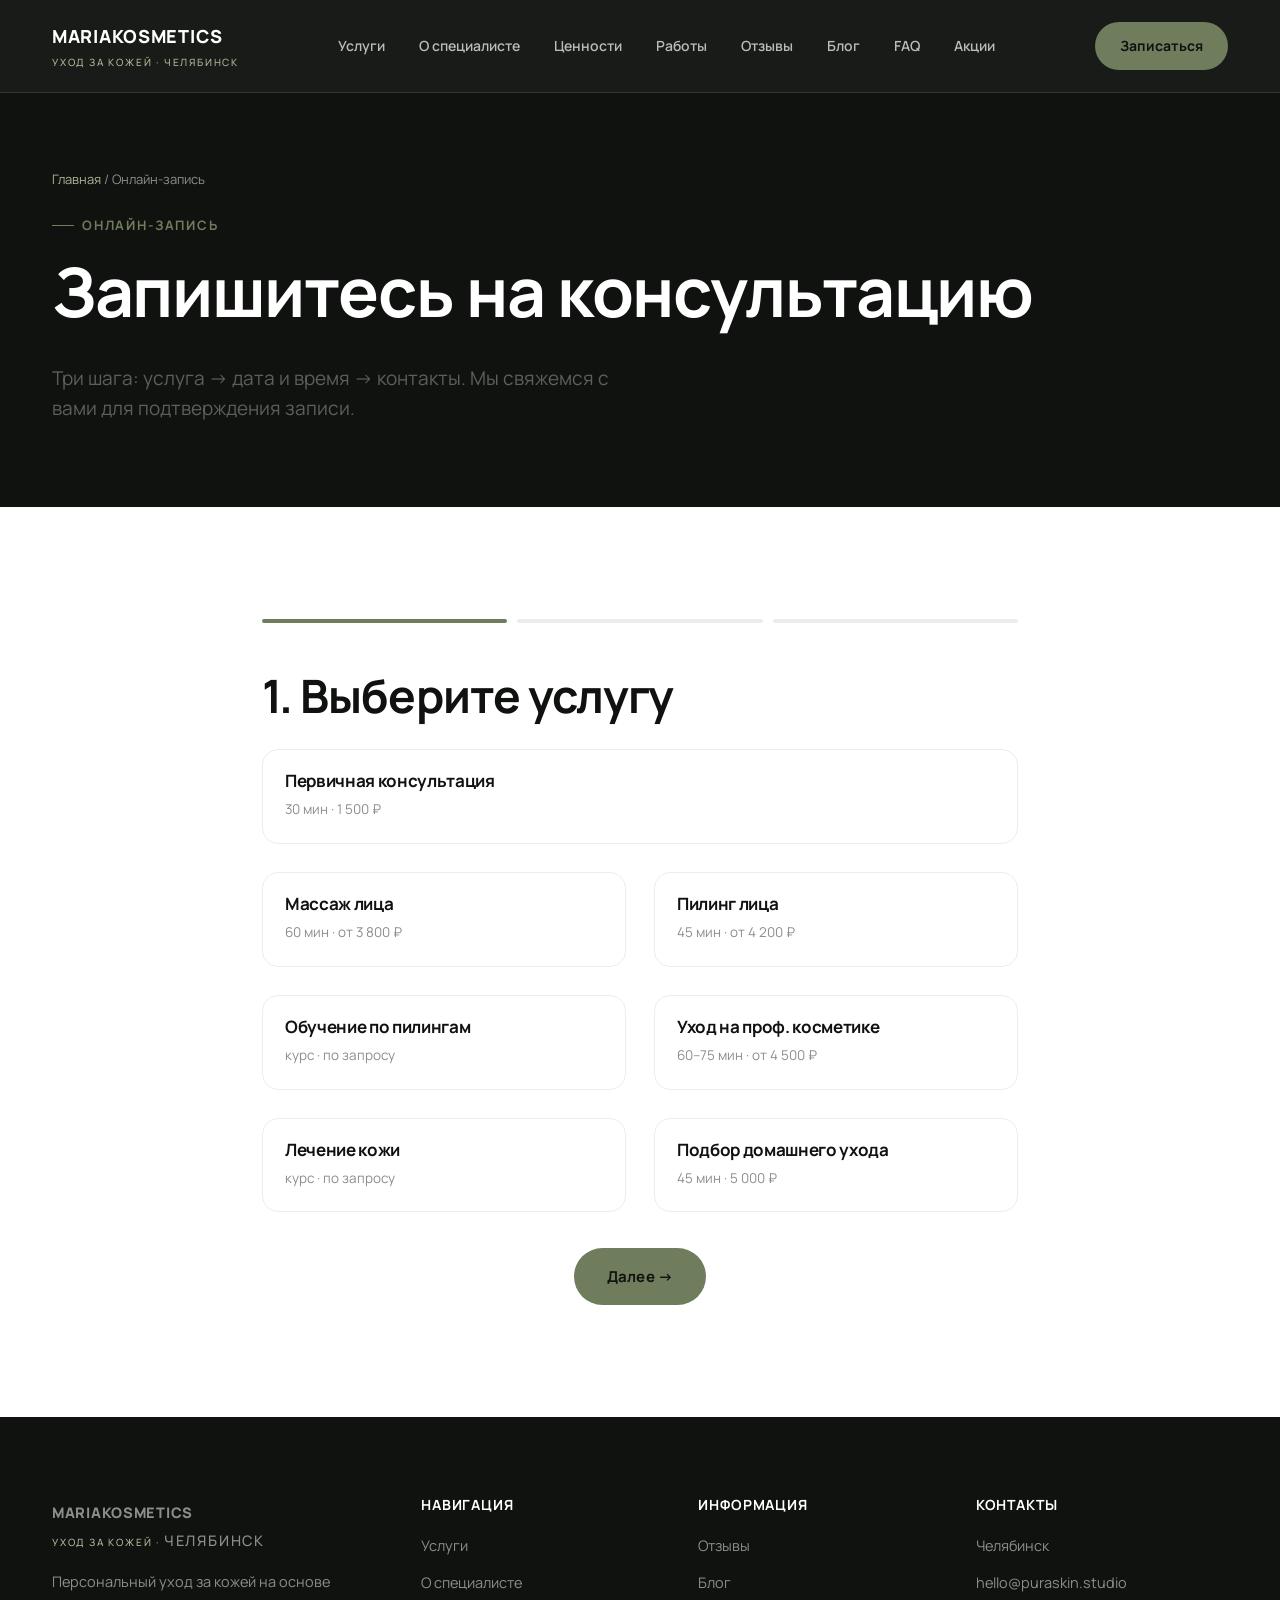
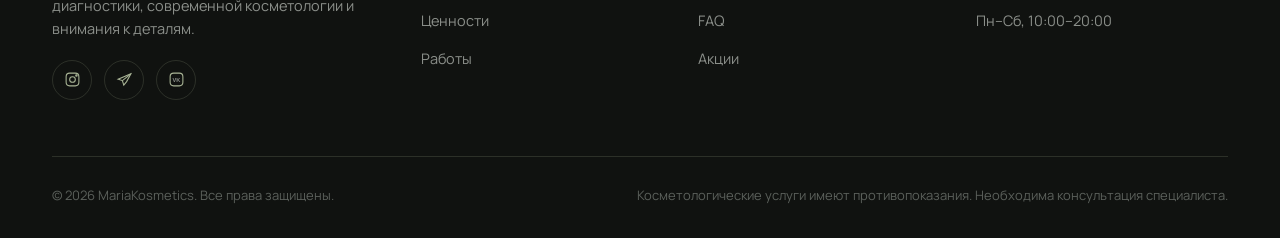
<file: booking.html>
<!DOCTYPE html>
<html lang="ru">
<head>
<meta charset="UTF-8">
<meta name="viewport" content="width=device-width, initial-scale=1.0">
<title>Онлайн-запись — MariaKosmetics</title>
<meta name="description" content="Запись на консультацию и процедуры онлайн: выберите услугу, удобную дату и время.">
<link rel="preconnect" href="https://fonts.googleapis.com">
<link href="https://fonts.googleapis.com/css2?family=Manrope:wght@400;500;600;700;800&display=swap" rel="stylesheet">
<link rel="stylesheet" href="css/style.css">
</head>
<body>

<header class="site-header">
  <div class="container">
    <a href="index.html" class="logo"><span data-cfg="studioName"></span><small>Уход за кожей · <span data-cfg="city"></span></small></a>
    <nav class="nav-desktop">
      <a href="services.html" data-nav="services.html">Услуги</a>
      <a href="about.html" data-nav="about.html">О специалисте</a>
      <a href="values.html" data-nav="values.html">Ценности</a>
      <a href="gallery.html" data-nav="gallery.html">Работы</a>
      <a href="reviews.html" data-nav="reviews.html">Отзывы</a>
      <a href="blog.html" data-nav="blog.html">Блог</a>
      <a href="faq.html" data-nav="faq.html">FAQ</a>
      <a href="promo.html" data-nav="promo.html">Акции</a>
    </nav>
    <div class="header-actions">
      <a href="booking.html" class="btn btn-primary">Записаться</a>
      <button class="burger" aria-label="Открыть меню"><span></span></button>
    </div>
  </div>
</header>

<div class="mobile-menu">
  <div class="mobile-menu-top">
    <a href="index.html" class="logo" style="color:#fff"><span data-cfg="studioName"></span></a>
    <button class="mobile-menu-close" aria-label="Закрыть меню">✕</button>
  </div>
  <nav>
    <a href="index.html" data-nav="index.html">Главная</a>
    <a href="services.html" data-nav="services.html">Услуги</a>
    <a href="about.html" data-nav="about.html">О специалисте</a>
    <a href="values.html" data-nav="values.html">Ценности</a>
    <a href="gallery.html" data-nav="gallery.html">Работы</a>
    <a href="reviews.html" data-nav="reviews.html">Отзывы</a>
    <a href="blog.html" data-nav="blog.html">Блог</a>
    <a href="faq.html" data-nav="faq.html">FAQ</a>
    <a href="promo.html" data-nav="promo.html">Акции</a>
  </nav>
  <a href="booking.html" class="btn btn-primary btn-block">Записаться на консультацию</a>
</div>

<section class="page-hero">
  <div class="container">
    <p class="breadcrumb"><a href="index.html">Главная</a> / Онлайн-запись</p>
    <p class="eyebrow">Онлайн-запись</p>
    <h1>Запишитесь на консультацию</h1>
    <p class="lead" style="max-width:560px;">Три шага: услуга → дата и время → контакты. Мы свяжемся с вами для подтверждения записи.</p>
  </div>
</section>

<main>
  <section>
    <div class="container" style="max-width:820px;">

      <div class="steps-row">
        <div class="step-dot active"></div>
        <div class="step-dot"></div>
        <div class="step-dot"></div>
      </div>

      <form id="booking-form">

        <div class="booking-step">
          <h2>1. Выберите услугу</h2>
          <div class="grid grid-2" style="margin-top:28px;">
            <div class="option-card" data-service="consultation" style="grid-column: 1 / -1;">
              <h3 style="font-size:17px;">Первичная консультация</h3>
              <p class="muted" style="font-size:13.5px; margin:6px 0 0;">30 мин · 1 500 ₽</p>
            </div>
            <div class="option-card" data-service="massage">
              <h3 style="font-size:17px;">Массаж лица</h3>
              <p class="muted" style="font-size:13.5px; margin:6px 0 0;">60 мин · от 3 800 ₽</p>
            </div>
            <div class="option-card" data-service="peeling">
              <h3 style="font-size:17px;">Пилинг лица</h3>
              <p class="muted" style="font-size:13.5px; margin:6px 0 0;">45 мин · от 4 200 ₽</p>
            </div>
            <div class="option-card" data-service="peeling-training">
              <h3 style="font-size:17px;">Обучение по пилингам</h3>
              <p class="muted" style="font-size:13.5px; margin:6px 0 0;">курс · по запросу</p>
            </div>
            <div class="option-card" data-service="pro-care">
              <h3 style="font-size:17px;">Уход на проф. косметике</h3>
              <p class="muted" style="font-size:13.5px; margin:6px 0 0;">60–75 мин · от 4 500 ₽</p>
            </div>
            <div class="option-card" data-service="treatment">
              <h3 style="font-size:17px;">Лечение кожи</h3>
              <p class="muted" style="font-size:13.5px; margin:6px 0 0;">курс · по запросу</p>
            </div>
            <div class="option-card" data-service="home-care">
              <h3 style="font-size:17px;">Подбор домашнего ухода</h3>
              <p class="muted" style="font-size:13.5px; margin:6px 0 0;">45 мин · 5 000 ₽</p>
            </div>
          </div>
          <div class="text-center" style="margin-top:36px;">
            <button type="button" class="btn btn-primary" data-next>Далее →</button>
          </div>
        </div>

        <div class="booking-step">
          <h2>2. Дата и время</h2>
          <div class="field" style="margin-top:28px; max-width:280px;">
            <label for="booking-date">Дата</label>
            <input type="date" id="booking-date" name="date">
          </div>
          <span class="filter-label">Удобное время</span>
          <div class="filter-row">
            <button type="button" class="slot-btn">10:00</button>
            <button type="button" class="slot-btn">11:30</button>
            <button type="button" class="slot-btn">13:00</button>
            <button type="button" class="slot-btn">15:00</button>
            <button type="button" class="slot-btn">16:30</button>
            <button type="button" class="slot-btn">18:00</button>
          </div>
          <div class="flex-between" style="margin-top:36px;">
            <button type="button" class="btn btn-outline-light" data-prev>← Назад</button>
            <button type="button" class="btn btn-primary" data-next>Далее →</button>
          </div>
        </div>

        <div class="booking-step">
          <h2>3. Ваши контакты</h2>
          <p class="muted" style="margin-top:12px;">Услуга: <b id="selected-service-label">не выбрана</b></p>
          <div style="margin-top:24px; max-width:420px;">
            <div class="field">
              <label for="client-name">Имя</label>
              <input type="text" id="client-name" name="name" placeholder="Как к вам обращаться" required>
            </div>
            <div class="field">
              <label for="client-phone">Телефон</label>
              <input type="tel" id="client-phone" name="phone" placeholder="+7 (___) ___-__-__" required>
            </div>
            <div class="field">
              <label for="client-birthdate">Дата рождения</label>
              <input type="date" id="client-birthdate" name="birthdate">
            </div>
          </div>
          <div style="margin-top:24px; max-width:420px;">
            <span class="filter-label">Проблема, которая вас беспокоит</span>
            <div class="checkbox-row">
              <label class="checkbox-chip"><input type="checkbox" name="problem" value="pigmentation">Пигментация</label>
              <label class="checkbox-chip"><input type="checkbox" name="problem" value="acne">Прыщи/воспаления</label>
              <label class="checkbox-chip"><input type="checkbox" name="problem" value="blackheads">Черные точки</label>
              <label class="checkbox-chip"><input type="checkbox" name="problem" value="aging">Возрастные изменения</label>
              <label class="checkbox-chip"><input type="checkbox" name="problem" value="puffiness">Отеки</label>
              <label class="checkbox-chip"><input type="checkbox" name="problem" value="wrinkles">Морщины</label>
              <label class="checkbox-chip"><input type="checkbox" name="problem" value="bruises">Синяки</label>
              <label class="checkbox-chip"><input type="checkbox" name="problem" value="redness">Краснота кожи</label>
              <label class="checkbox-chip"><input type="checkbox" name="problem" value="dryness">Сухость/шелушение</label>
            </div>
          </div>
          <div class="flex-between" style="margin-top:24px; max-width:420px;">
            <button type="button" class="btn btn-outline-light" data-prev>← Назад</button>
            <button type="submit" class="btn btn-primary">Подтвердить запись</button>
          </div>
          <div class="notice-box" style="max-width:420px;">
            После отправки заявка сразу приходит мастеру в Telegram.
          </div>
        </div>

      </form>

      <div id="booking-confirm" class="confirm-panel" style="display:none;">
        <div class="confirm-icon"><svg viewBox="0 0 24 24" fill="none" stroke="currentColor" stroke-width="1.5"><path d="M5 13l4 4L19 7"/></svg></div>
        <h2>Спасибо, <span id="confirm-name">Вы</span>!</h2>
        <p class="lead" style="max-width:440px; margin:12px auto 0;">Заявка получена. В рабочее время мы свяжемся с вами по указанному телефону для подтверждения записи.</p>
        <a href="index.html" class="btn btn-outline-light" style="margin-top:28px;">На главную</a>
      </div>

    </div>
  </section>
</main>

<footer class="site-footer">
  <div class="container">
    <div class="footer-grid">
      <div class="footer-col">
        <div class="logo" style="margin-bottom:18px;"><span data-cfg="studioName"></span><small>Уход за кожей · <span data-cfg="city"></span></small></div>
        <p>Персональный уход за кожей на основе диагностики, современной косметологии и внимания к деталям.</p>
        <div class="socials" style="margin-top:20px;">
          <a href="#" data-cfg-href="instagram" target="_blank" rel="noopener" aria-label="Instagram"><svg viewBox="0 0 24 24" fill="none" stroke="currentColor" stroke-width="1.5"><rect x="3" y="3" width="18" height="18" rx="5"/><circle cx="12" cy="12" r="4"/><circle cx="17.5" cy="6.5" r="1"/></svg></a>
          <a href="#" data-cfg-href="telegram" target="_blank" rel="noopener" aria-label="Telegram"><svg viewBox="0 0 24 24" fill="none" stroke="currentColor" stroke-width="1.5"><path d="M21 4 3 11.5l6 2 2 6.5 4-5 6-11Z"/><path d="M9 13.5 21 4"/></svg></a>
          <a href="#" data-cfg-href="vk" target="_blank" rel="noopener" aria-label="VK"><svg viewBox="0 0 24 24" fill="none" stroke="currentColor" stroke-width="1.5"><rect x="3" y="3" width="18" height="18" rx="5"/><text x="12" y="15.5" font-size="8" font-weight="700" font-family="sans-serif" text-anchor="middle" fill="currentColor" stroke="none">VK</text></svg></a>
        </div>
      </div>
      <div class="footer-col">
        <h4>Навигация</h4>
        <ul>
          <li><a href="services.html">Услуги</a></li>
          <li><a href="about.html">О специалисте</a></li>
          <li><a href="values.html">Ценности</a></li>
          <li><a href="gallery.html">Работы</a></li>
        </ul>
      </div>
      <div class="footer-col">
        <h4>Информация</h4>
        <ul>
          <li><a href="reviews.html">Отзывы</a></li>
          <li><a href="blog.html">Блог</a></li>
          <li><a href="faq.html">FAQ</a></li>
          <li><a href="promo.html">Акции</a></li>
        </ul>
      </div>
      <div class="footer-col">
        <h4>Контакты</h4>
        <ul>
          <li><span data-cfg="city"></span></li>
          <li><a href="#" data-cfg-href="email" data-cfg="email"></a></li>
          <li><span data-cfg="workHours"></span></li>
        </ul>
      </div>
    </div>
    <div class="footer-bottom">
      <span>© <span data-cfg="year"></span> <span data-cfg="studioName"></span>. Все права защищены.</span>
      <span>Косметологические услуги имеют противопоказания. Необходима консультация специалиста.</span>
    </div>
  </div>
</footer>

<script src="js/main.js"></script>
</body>
</html>
</file>
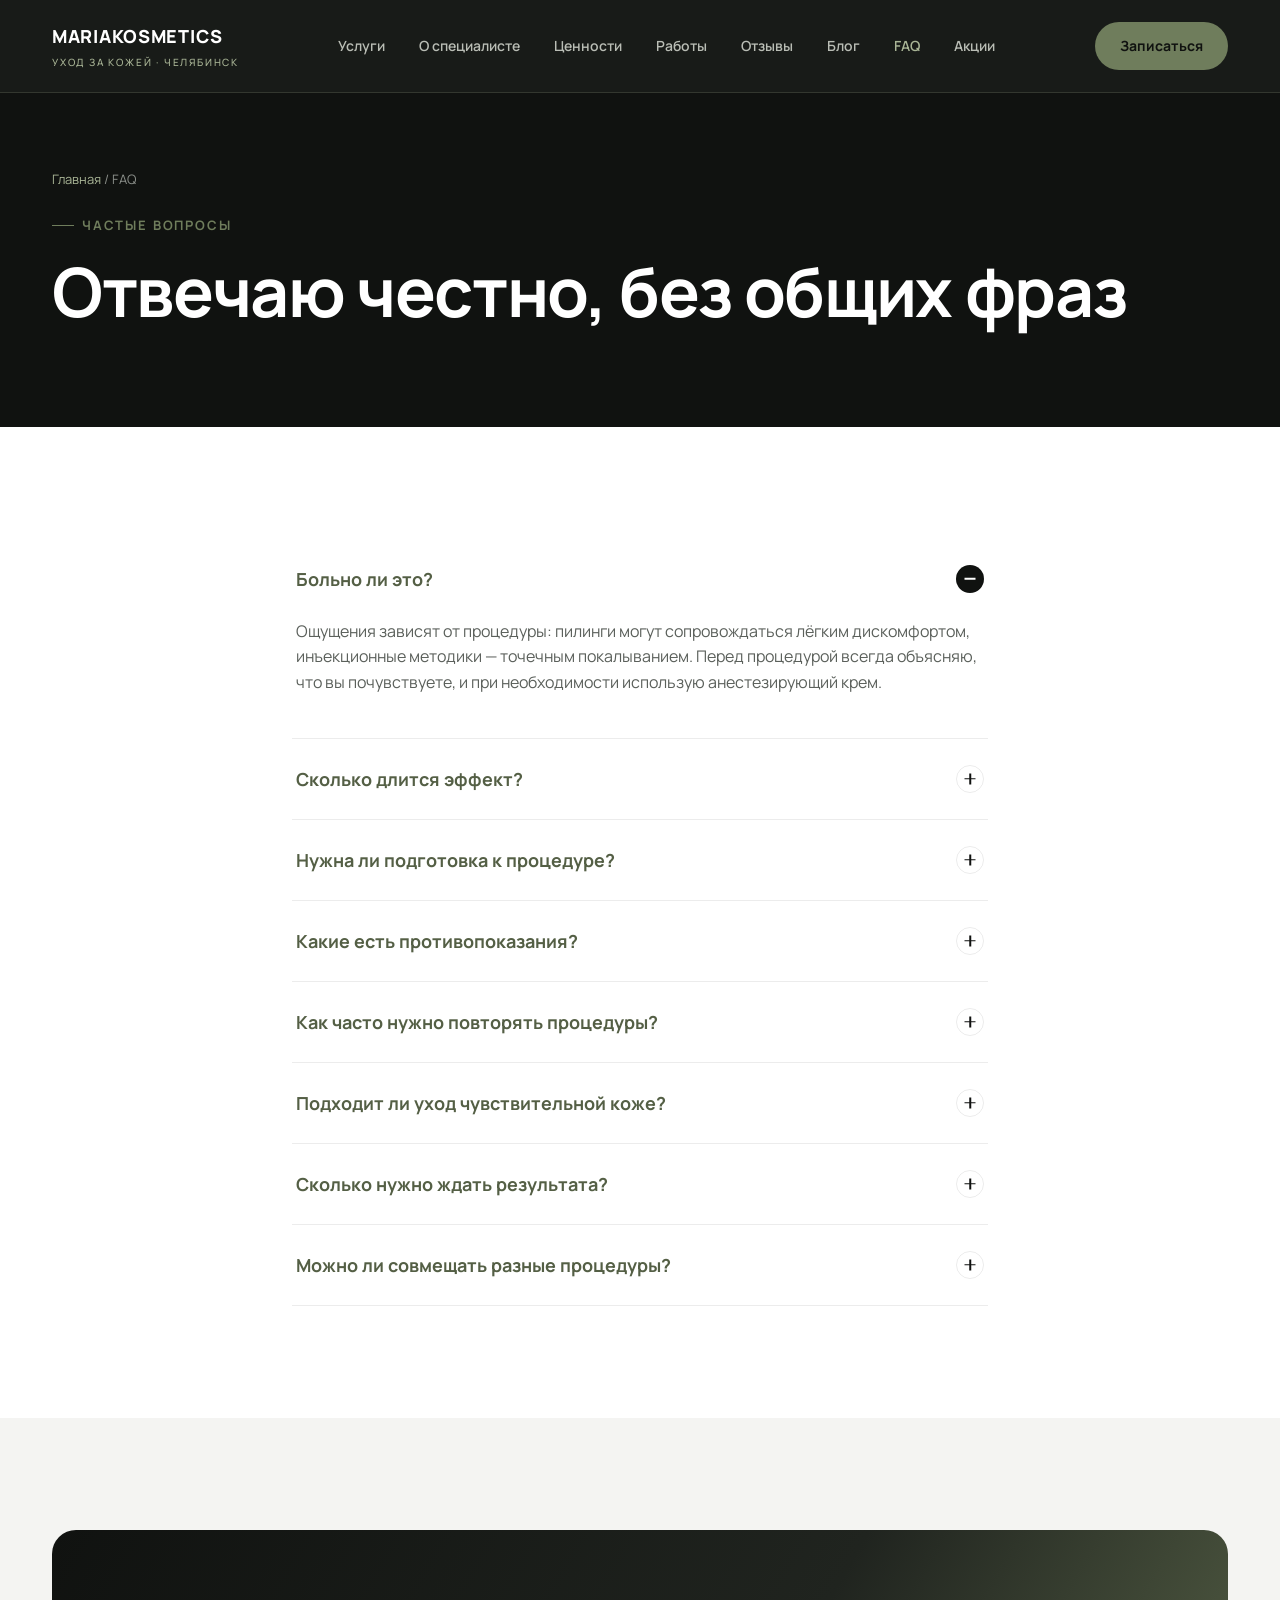
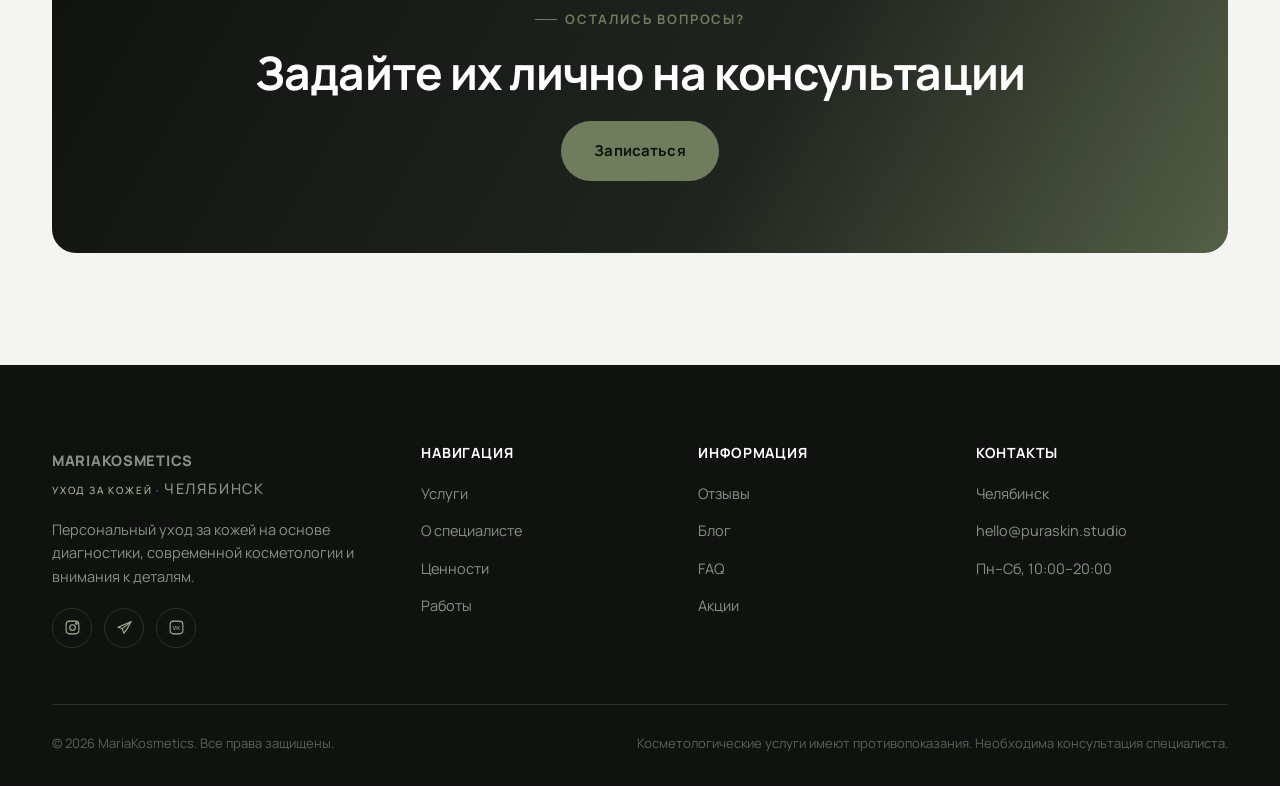
<file: faq.html>
<!DOCTYPE html>
<html lang="ru">
<head>
<meta charset="UTF-8">
<meta name="viewport" content="width=device-width, initial-scale=1.0">
<title>FAQ — MariaKosmetics</title>
<meta name="description" content="Частые вопросы о процедурах: больно ли, сколько длится эффект, нужна ли подготовка, какие есть противопоказания.">
<link rel="preconnect" href="https://fonts.googleapis.com">
<link href="https://fonts.googleapis.com/css2?family=Manrope:wght@400;500;600;700;800&display=swap" rel="stylesheet">
<link rel="stylesheet" href="css/style.css">
</head>
<body>

<header class="site-header">
  <div class="container">
    <a href="index.html" class="logo"><span data-cfg="studioName"></span><small>Уход за кожей · <span data-cfg="city"></span></small></a>
    <nav class="nav-desktop">
      <a href="services.html" data-nav="services.html">Услуги</a>
      <a href="about.html" data-nav="about.html">О специалисте</a>
      <a href="values.html" data-nav="values.html">Ценности</a>
      <a href="gallery.html" data-nav="gallery.html">Работы</a>
      <a href="reviews.html" data-nav="reviews.html">Отзывы</a>
      <a href="blog.html" data-nav="blog.html">Блог</a>
      <a href="faq.html" data-nav="faq.html">FAQ</a>
      <a href="promo.html" data-nav="promo.html">Акции</a>
    </nav>
    <div class="header-actions">
      <a href="booking.html" class="btn btn-primary">Записаться</a>
      <button class="burger" aria-label="Открыть меню"><span></span></button>
    </div>
  </div>
</header>

<div class="mobile-menu">
  <div class="mobile-menu-top">
    <a href="index.html" class="logo" style="color:#fff"><span data-cfg="studioName"></span></a>
    <button class="mobile-menu-close" aria-label="Закрыть меню">✕</button>
  </div>
  <nav>
    <a href="index.html" data-nav="index.html">Главная</a>
    <a href="services.html" data-nav="services.html">Услуги</a>
    <a href="about.html" data-nav="about.html">О специалисте</a>
    <a href="values.html" data-nav="values.html">Ценности</a>
    <a href="gallery.html" data-nav="gallery.html">Работы</a>
    <a href="reviews.html" data-nav="reviews.html">Отзывы</a>
    <a href="blog.html" data-nav="blog.html">Блог</a>
    <a href="faq.html" data-nav="faq.html">FAQ</a>
    <a href="promo.html" data-nav="promo.html">Акции</a>
  </nav>
  <a href="booking.html" class="btn btn-primary btn-block">Записаться на консультацию</a>
</div>

<section class="page-hero">
  <div class="container">
    <p class="breadcrumb"><a href="index.html">Главная</a> / FAQ</p>
    <p class="eyebrow">Частые вопросы</p>
    <h1>Отвечаю честно, без общих фраз</h1>
  </div>
</section>

<main>
  <section>
    <div class="container" style="max-width:760px;">
      <div class="accordion" data-exclusive>

        <div class="accordion-item is-open reveal">
          <button class="accordion-q"><span>Больно ли это?</span><span class="plus"></span></button>
          <div class="accordion-a"><p>Ощущения зависят от процедуры: пилинги могут сопровождаться лёгким дискомфортом, инъекционные методики — точечным покалыванием. Перед процедурой всегда объясняю, что вы почувствуете, и при необходимости использую анестезирующий крем.</p></div>
        </div>

        <div class="accordion-item reveal">
          <button class="accordion-q"><span>Сколько длится эффект?</span><span class="plus"></span></button>
          <div class="accordion-a"><p>Зависит от процедуры и состояния кожи: эффект пилинга держится 3–4 недели, курса массажа — до нескольких месяцев. На консультации я озвучиваю ожидаемый срок конкретно для вашего случая.</p></div>
        </div>

        <div class="accordion-item reveal">
          <button class="accordion-q"><span>Нужна ли подготовка к процедуре?</span><span class="plus"></span></button>
          <div class="accordion-a"><p>Для большинства процедур специальная подготовка не требуется. Для некоторых пилингов и инъекционных методик может понадобиться отказ от загара и ретинола за несколько дней — это всегда обсуждается заранее.</p></div>
        </div>

        <div class="accordion-item reveal">
          <button class="accordion-q"><span>Какие есть противопоказания?</span><span class="plus"></span></button>
          <div class="accordion-a"><p>Общие противопоказания — острые воспалительные заболевания кожи, обострение герпеса, беременность и лактация (для части процедур), онкологические заболевания. Полный список для каждой процедуры указан на странице «Услуги».</p></div>
        </div>

        <div class="accordion-item reveal">
          <button class="accordion-q"><span>Как часто нужно повторять процедуры?</span><span class="plus"></span></button>
          <div class="accordion-a"><p>Частота зависит от цели: поддерживающий уход — раз в 3–4 недели, курсовые программы (например, при акне) — по индивидуальному графику, который мы обсуждаем на консультации.</p></div>
        </div>

        <div class="accordion-item reveal">
          <button class="accordion-q"><span>Подходит ли уход чувствительной коже?</span><span class="plus"></span></button>
          <div class="accordion-a"><p>Да — для чувствительной и реактивной кожи подбираются щадящие протоколы и косметика с минимальным риском раздражения. Это обязательно уточняется на диагностике перед первой процедурой.</p></div>
        </div>

        <div class="accordion-item reveal">
          <button class="accordion-q"><span>Сколько нужно ждать результата?</span><span class="plus"></span></button>
          <div class="accordion-a"><p>Первые изменения обычно заметны после 1–3 процедур, устойчивый результат — после завершения полного курса. Это связано с естественным циклом обновления кожи, в среднем 28 дней.</p></div>
        </div>

        <div class="accordion-item reveal">
          <button class="accordion-q"><span>Можно ли совмещать разные процедуры?</span><span class="plus"></span></button>
          <div class="accordion-a"><p>Да, но с учётом совместимости и интервалов между ними — это часть программы, которую мы составляем вместе, чтобы не перегружать кожу.</p></div>
        </div>

      </div>
    </div>
  </section>

  <section class="bg-pale">
    <div class="container">
      <div class="cta-band reveal" style="background: linear-gradient(120deg, var(--c-black), var(--c-black-soft) 60%, var(--c-green-dark)); color:#fff;">
        <p class="eyebrow" style="justify-content:center">Остались вопросы?</p>
        <h2>Задайте их лично на консультации</h2>
        <a href="booking.html" class="btn btn-primary">Записаться</a>
      </div>
    </div>
  </section>
</main>

<footer class="site-footer">
  <div class="container">
    <div class="footer-grid">
      <div class="footer-col">
        <div class="logo" style="margin-bottom:18px;"><span data-cfg="studioName"></span><small>Уход за кожей · <span data-cfg="city"></span></small></div>
        <p>Персональный уход за кожей на основе диагностики, современной косметологии и внимания к деталям.</p>
        <div class="socials" style="margin-top:20px;">
          <a href="#" data-cfg-href="instagram" target="_blank" rel="noopener" aria-label="Instagram"><svg viewBox="0 0 24 24" fill="none" stroke="currentColor" stroke-width="1.5"><rect x="3" y="3" width="18" height="18" rx="5"/><circle cx="12" cy="12" r="4"/><circle cx="17.5" cy="6.5" r="1"/></svg></a>
          <a href="#" data-cfg-href="telegram" target="_blank" rel="noopener" aria-label="Telegram"><svg viewBox="0 0 24 24" fill="none" stroke="currentColor" stroke-width="1.5"><path d="M21 4 3 11.5l6 2 2 6.5 4-5 6-11Z"/><path d="M9 13.5 21 4"/></svg></a>
          <a href="#" data-cfg-href="vk" target="_blank" rel="noopener" aria-label="VK"><svg viewBox="0 0 24 24" fill="none" stroke="currentColor" stroke-width="1.5"><rect x="3" y="3" width="18" height="18" rx="5"/><text x="12" y="15.5" font-size="8" font-weight="700" font-family="sans-serif" text-anchor="middle" fill="currentColor" stroke="none">VK</text></svg></a>
        </div>
      </div>
      <div class="footer-col">
        <h4>Навигация</h4>
        <ul>
          <li><a href="services.html">Услуги</a></li>
          <li><a href="about.html">О специалисте</a></li>
          <li><a href="values.html">Ценности</a></li>
          <li><a href="gallery.html">Работы</a></li>
        </ul>
      </div>
      <div class="footer-col">
        <h4>Информация</h4>
        <ul>
          <li><a href="reviews.html">Отзывы</a></li>
          <li><a href="blog.html">Блог</a></li>
          <li><a href="faq.html">FAQ</a></li>
          <li><a href="promo.html">Акции</a></li>
        </ul>
      </div>
      <div class="footer-col">
        <h4>Контакты</h4>
        <ul>
          <li><span data-cfg="city"></span></li>
          <li><a href="#" data-cfg-href="email" data-cfg="email"></a></li>
          <li><span data-cfg="workHours"></span></li>
        </ul>
      </div>
    </div>
    <div class="footer-bottom">
      <span>© <span data-cfg="year"></span> <span data-cfg="studioName"></span>. Все права защищены.</span>
      <span>Косметологические услуги имеют противопоказания. Необходима консультация специалиста.</span>
    </div>
  </div>
</footer>

<script src="js/main.js"></script>
</body>
</html>
</file>
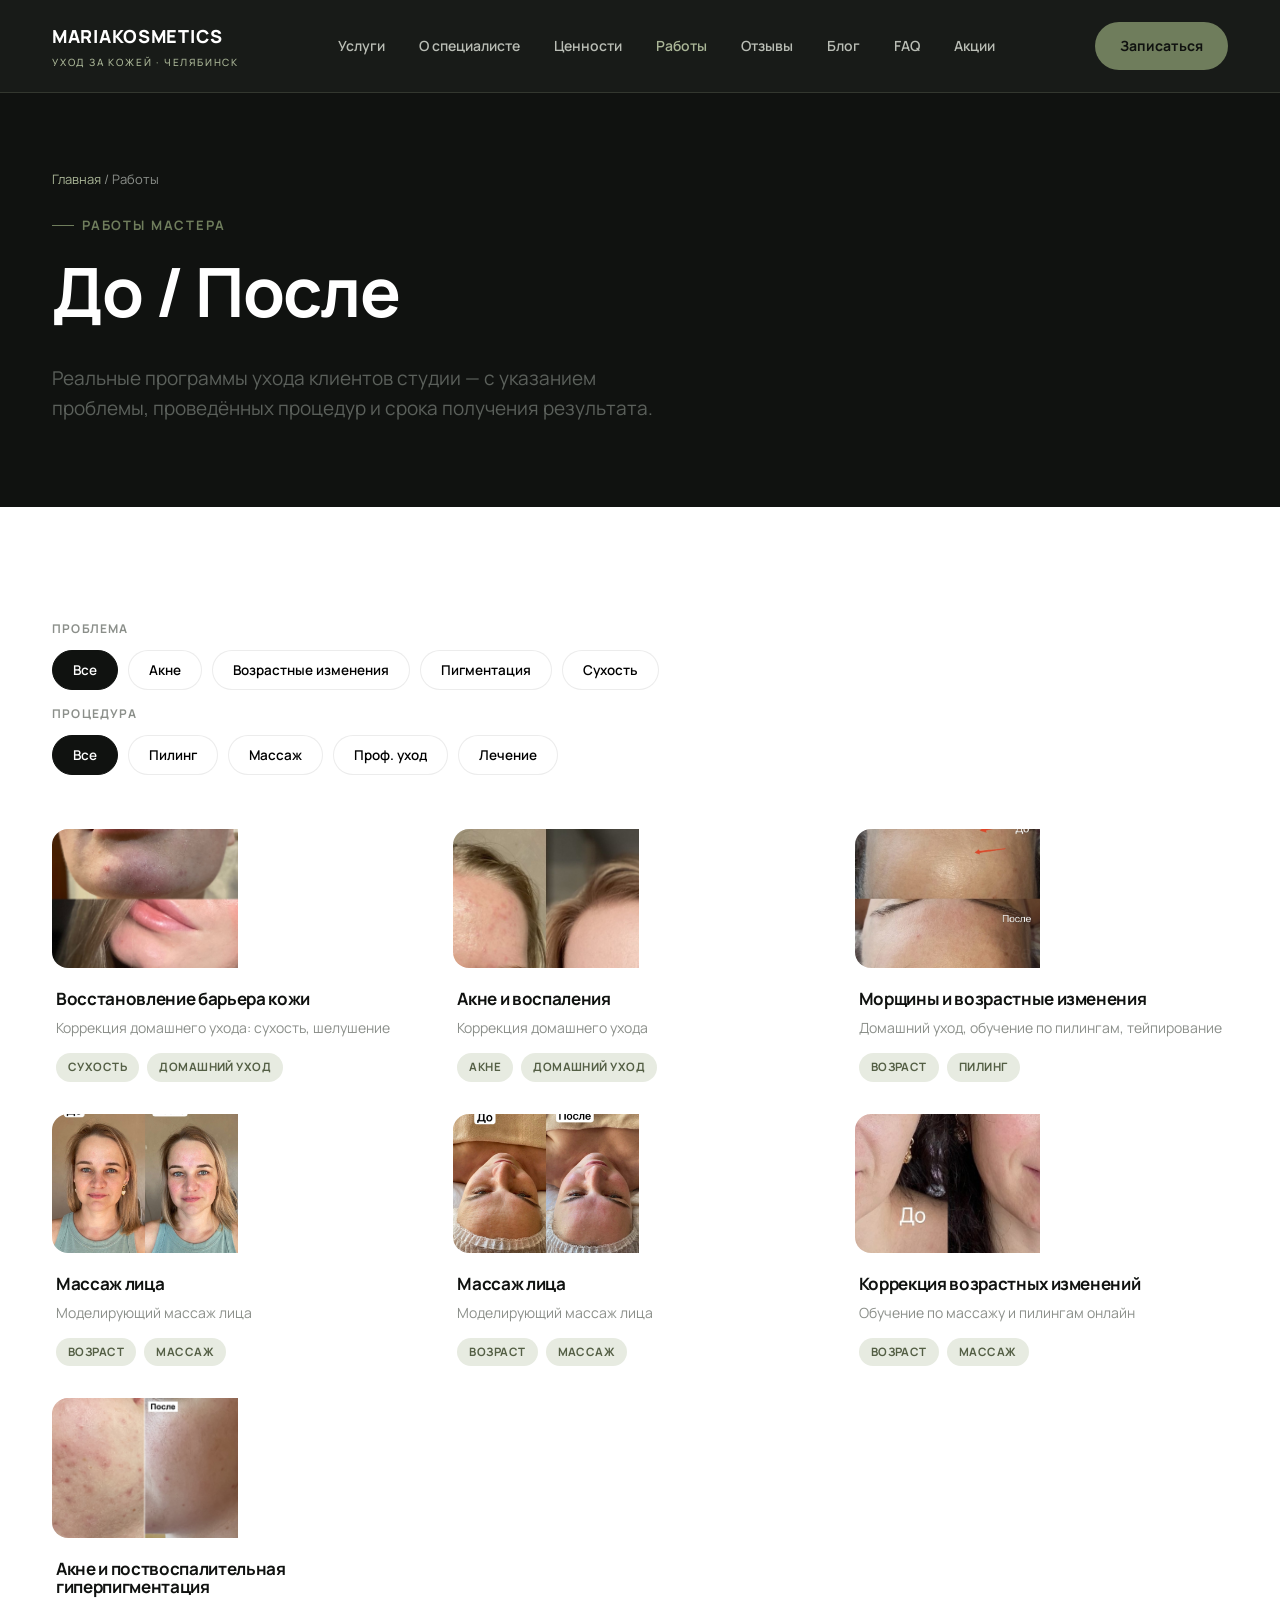
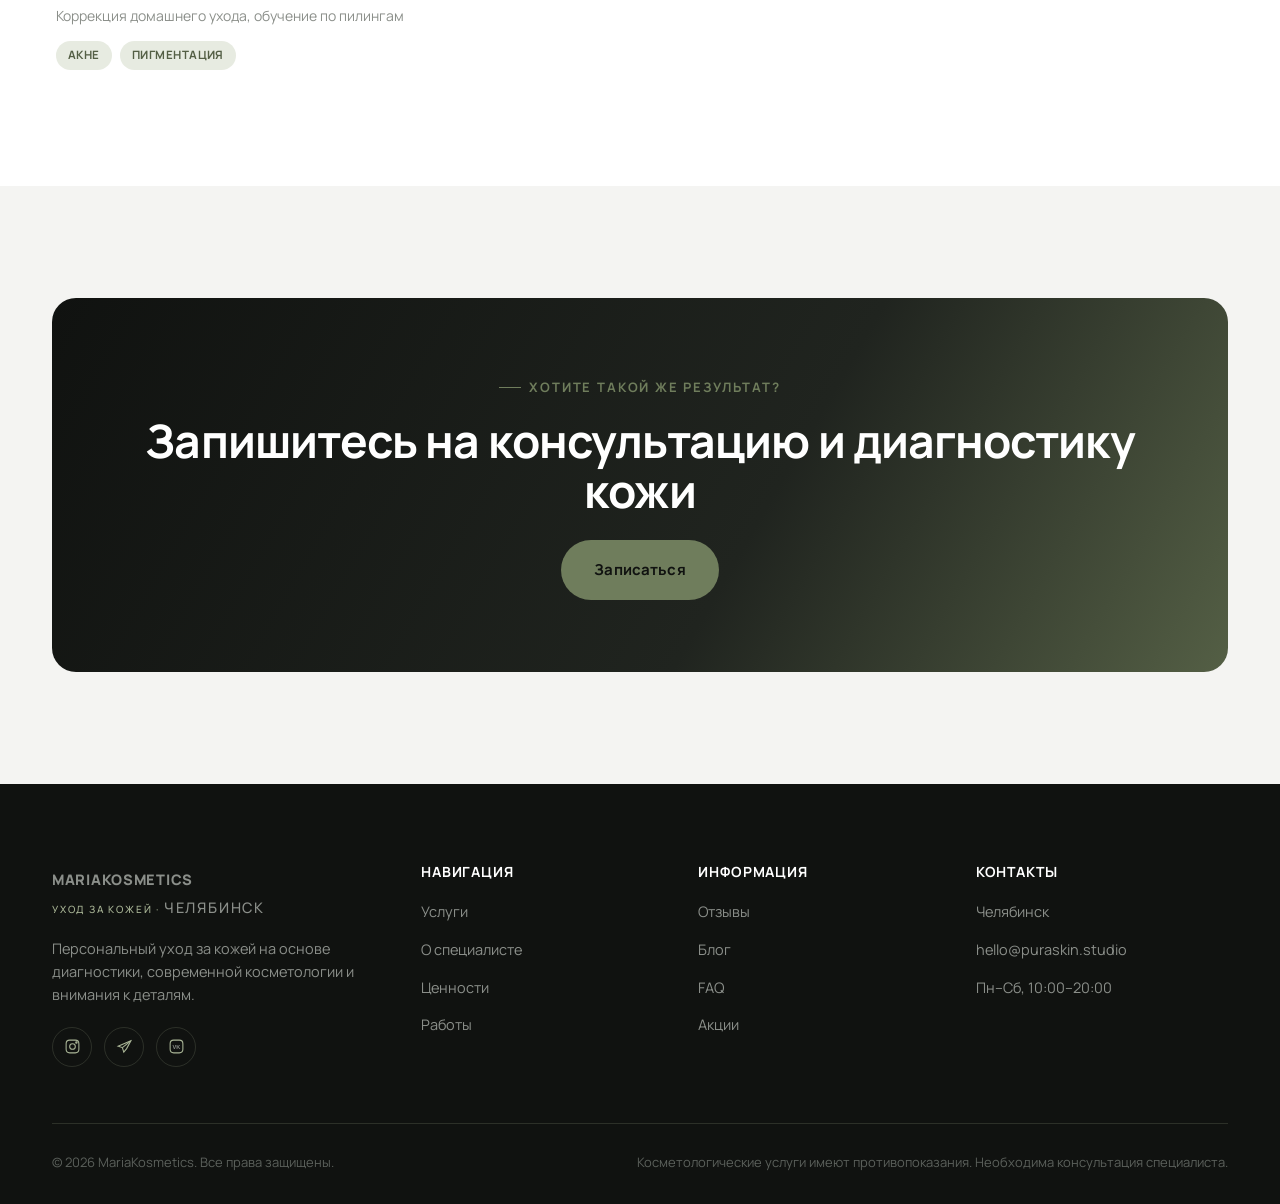
<file: gallery.html>
<!DOCTYPE html>
<html lang="ru">
<head>
<meta charset="UTF-8">
<meta name="viewport" content="width=device-width, initial-scale=1.0">
<title>Работы мастера — До/После — MariaKosmetics</title>
<meta name="description" content="Галерея работ: реальные результаты клиентов по акне, возрастным изменениям, пигментации и сухости кожи. Фильтры по проблеме и процедуре.">
<link rel="preconnect" href="https://fonts.googleapis.com">
<link href="https://fonts.googleapis.com/css2?family=Manrope:wght@400;500;600;700;800&display=swap" rel="stylesheet">
<link rel="stylesheet" href="css/style.css">
</head>
<body>

<header class="site-header">
  <div class="container">
    <a href="index.html" class="logo"><span data-cfg="studioName"></span><small>Уход за кожей · <span data-cfg="city"></span></small></a>
    <nav class="nav-desktop">
      <a href="services.html" data-nav="services.html">Услуги</a>
      <a href="about.html" data-nav="about.html">О специалисте</a>
      <a href="values.html" data-nav="values.html">Ценности</a>
      <a href="gallery.html" data-nav="gallery.html">Работы</a>
      <a href="reviews.html" data-nav="reviews.html">Отзывы</a>
      <a href="blog.html" data-nav="blog.html">Блог</a>
      <a href="faq.html" data-nav="faq.html">FAQ</a>
      <a href="promo.html" data-nav="promo.html">Акции</a>
    </nav>
    <div class="header-actions">
      <a href="booking.html" class="btn btn-primary">Записаться</a>
      <button class="burger" aria-label="Открыть меню"><span></span></button>
    </div>
  </div>
</header>

<div class="mobile-menu">
  <div class="mobile-menu-top">
    <a href="index.html" class="logo" style="color:#fff"><span data-cfg="studioName"></span></a>
    <button class="mobile-menu-close" aria-label="Закрыть меню">✕</button>
  </div>
  <nav>
    <a href="index.html" data-nav="index.html">Главная</a>
    <a href="services.html" data-nav="services.html">Услуги</a>
    <a href="about.html" data-nav="about.html">О специалисте</a>
    <a href="values.html" data-nav="values.html">Ценности</a>
    <a href="gallery.html" data-nav="gallery.html">Работы</a>
    <a href="reviews.html" data-nav="reviews.html">Отзывы</a>
    <a href="blog.html" data-nav="blog.html">Блог</a>
    <a href="faq.html" data-nav="faq.html">FAQ</a>
    <a href="promo.html" data-nav="promo.html">Акции</a>
  </nav>
  <a href="booking.html" class="btn btn-primary btn-block">Записаться на консультацию</a>
</div>

<section class="page-hero">
  <div class="container">
    <p class="breadcrumb"><a href="index.html">Главная</a> / Работы</p>
    <p class="eyebrow">Работы мастера</p>
    <h1>До / После</h1>
    <p class="lead" style="max-width:620px;">Реальные программы ухода клиентов студии — с указанием проблемы, проведённых процедур и срока получения результата.</p>
  </div>
</section>

<main>
  <section style="padding-bottom:40px;">
    <div class="container">
      <div class="filter-group" data-filter-group="problem">
        <span class="filter-label">Проблема</span>
        <div class="filter-row">
          <button class="filter-btn active" data-filter-value="all">Все</button>
          <button class="filter-btn" data-filter-value="acne">Акне</button>
          <button class="filter-btn" data-filter-value="aging">Возрастные изменения</button>
          <button class="filter-btn" data-filter-value="pigmentation">Пигментация</button>
          <button class="filter-btn" data-filter-value="dryness">Сухость</button>
        </div>
      </div>
      <div class="filter-group" data-filter-group="procedure">
        <span class="filter-label">Процедура</span>
        <div class="filter-row">
          <button class="filter-btn active" data-filter-value="all">Все</button>
          <button class="filter-btn" data-filter-value="peeling">Пилинг</button>
          <button class="filter-btn" data-filter-value="massage">Массаж</button>
          <button class="filter-btn" data-filter-value="pro-care">Проф. уход</button>
          <button class="filter-btn" data-filter-value="treatment">Лечение</button>
        </div>
      </div>
    </div>
  </section>

  <section style="padding-top:0;">
    <div class="container">
      <div class="grid grid-3">

        <div class="ba-card reveal" data-tags="dryness pro-care">
          <div class="ba-pair">
            <img src="images/gallery/ba-dryness-barrier.jpg" alt="До/после: восстановление барьера кожи" style="width:100%; aspect-ratio:4/3; object-fit:cover; display:block;" loading="lazy">
          </div>
          <div class="caption">
            <h3>Восстановление барьера кожи</h3>
            <p class="muted" style="font-size:14px;">Коррекция домашнего ухода: сухость, шелушение</p>
            <div class="tag-row"><span class="tag-chip">Сухость</span><span class="tag-chip">Домашний уход</span></div>
          </div>
        </div>

        <div class="ba-card reveal reveal-1" data-tags="acne pro-care">
          <div class="ba-pair">
            <img src="images/gallery/ba-acne-homecare.jpg" alt="До/после: лечение акне и воспалений" style="width:100%; aspect-ratio:4/3; object-fit:cover; display:block;" loading="lazy">
          </div>
          <div class="caption">
            <h3>Акне и воспаления</h3>
            <p class="muted" style="font-size:14px;">Коррекция домашнего ухода</p>
            <div class="tag-row"><span class="tag-chip">Акне</span><span class="tag-chip">Домашний уход</span></div>
          </div>
        </div>

        <div class="ba-card reveal reveal-2" data-tags="aging peeling">
          <div class="ba-pair">
            <img src="images/gallery/ba-aging-wrinkles.jpg" alt="До/после: коррекция морщин и возрастных изменений" style="width:100%; aspect-ratio:4/3; object-fit:cover; display:block;" loading="lazy">
          </div>
          <div class="caption">
            <h3>Морщины и возрастные изменения</h3>
            <p class="muted" style="font-size:14px;">Домашний уход, обучение по пилингам, тейпирование</p>
            <div class="tag-row"><span class="tag-chip">Возраст</span><span class="tag-chip">Пилинг</span></div>
          </div>
        </div>

        <div class="ba-card reveal" data-tags="aging massage">
          <div class="ba-pair">
            <img src="images/gallery/ba-massage-1.jpg" alt="До/после: массаж лица" style="width:100%; aspect-ratio:4/3; object-fit:cover; display:block;" loading="lazy">
          </div>
          <div class="caption">
            <h3>Массаж лица</h3>
            <p class="muted" style="font-size:14px;">Моделирующий массаж лица</p>
            <div class="tag-row"><span class="tag-chip">Возраст</span><span class="tag-chip">Массаж</span></div>
          </div>
        </div>

        <div class="ba-card reveal reveal-1" data-tags="aging massage">
          <div class="ba-pair">
            <img src="images/gallery/ba-massage-2.jpg" alt="До/после: массаж лица" style="width:100%; aspect-ratio:4/3; object-fit:cover; display:block;" loading="lazy">
          </div>
          <div class="caption">
            <h3>Массаж лица</h3>
            <p class="muted" style="font-size:14px;">Моделирующий массаж лица</p>
            <div class="tag-row"><span class="tag-chip">Возраст</span><span class="tag-chip">Массаж</span></div>
          </div>
        </div>

        <div class="ba-card reveal reveal-2" data-tags="aging massage peeling">
          <div class="ba-pair">
            <img src="images/gallery/ba-aging-training.jpg" alt="До/после: коррекция возрастных изменений" style="width:100%; aspect-ratio:4/3; object-fit:cover; display:block;" loading="lazy">
          </div>
          <div class="caption">
            <h3>Коррекция возрастных изменений</h3>
            <p class="muted" style="font-size:14px;">Обучение по массажу и пилингам онлайн</p>
            <div class="tag-row"><span class="tag-chip">Возраст</span><span class="tag-chip">Массаж</span></div>
          </div>
        </div>

        <div class="ba-card reveal" data-tags="acne pigmentation peeling treatment">
          <div class="ba-pair">
            <img src="images/gallery/ba-acne-pigmentation.jpg" alt="До/после: лечение акне и гиперпигментации" style="width:100%; aspect-ratio:4/3; object-fit:cover; display:block;" loading="lazy">
          </div>
          <div class="caption">
            <h3>Акне и поствоспалительная гиперпигментация</h3>
            <p class="muted" style="font-size:14px;">Коррекция домашнего ухода, обучение по пилингам</p>
            <div class="tag-row"><span class="tag-chip">Акне</span><span class="tag-chip">Пигментация</span></div>
          </div>
        </div>

      </div>
    </div>
  </section>

  <section class="bg-pale">
    <div class="container">
      <div class="cta-band reveal" style="background: linear-gradient(120deg, var(--c-black), var(--c-black-soft) 60%, var(--c-green-dark)); color:#fff;">
        <p class="eyebrow" style="justify-content:center">Хотите такой же результат?</p>
        <h2>Запишитесь на консультацию и диагностику кожи</h2>
        <a href="booking.html" class="btn btn-primary">Записаться</a>
      </div>
    </div>
  </section>
</main>

<footer class="site-footer">
  <div class="container">
    <div class="footer-grid">
      <div class="footer-col">
        <div class="logo" style="margin-bottom:18px;"><span data-cfg="studioName"></span><small>Уход за кожей · <span data-cfg="city"></span></small></div>
        <p>Персональный уход за кожей на основе диагностики, современной косметологии и внимания к деталям.</p>
        <div class="socials" style="margin-top:20px;">
          <a href="#" data-cfg-href="instagram" target="_blank" rel="noopener" aria-label="Instagram"><svg viewBox="0 0 24 24" fill="none" stroke="currentColor" stroke-width="1.5"><rect x="3" y="3" width="18" height="18" rx="5"/><circle cx="12" cy="12" r="4"/><circle cx="17.5" cy="6.5" r="1"/></svg></a>
          <a href="#" data-cfg-href="telegram" target="_blank" rel="noopener" aria-label="Telegram"><svg viewBox="0 0 24 24" fill="none" stroke="currentColor" stroke-width="1.5"><path d="M21 4 3 11.5l6 2 2 6.5 4-5 6-11Z"/><path d="M9 13.5 21 4"/></svg></a>
          <a href="#" data-cfg-href="vk" target="_blank" rel="noopener" aria-label="VK"><svg viewBox="0 0 24 24" fill="none" stroke="currentColor" stroke-width="1.5"><rect x="3" y="3" width="18" height="18" rx="5"/><text x="12" y="15.5" font-size="8" font-weight="700" font-family="sans-serif" text-anchor="middle" fill="currentColor" stroke="none">VK</text></svg></a>
        </div>
      </div>
      <div class="footer-col">
        <h4>Навигация</h4>
        <ul>
          <li><a href="services.html">Услуги</a></li>
          <li><a href="about.html">О специалисте</a></li>
          <li><a href="values.html">Ценности</a></li>
          <li><a href="gallery.html">Работы</a></li>
        </ul>
      </div>
      <div class="footer-col">
        <h4>Информация</h4>
        <ul>
          <li><a href="reviews.html">Отзывы</a></li>
          <li><a href="blog.html">Блог</a></li>
          <li><a href="faq.html">FAQ</a></li>
          <li><a href="promo.html">Акции</a></li>
        </ul>
      </div>
      <div class="footer-col">
        <h4>Контакты</h4>
        <ul>
          <li><span data-cfg="city"></span></li>
          <li><a href="#" data-cfg-href="email" data-cfg="email"></a></li>
          <li><span data-cfg="workHours"></span></li>
        </ul>
      </div>
    </div>
    <div class="footer-bottom">
      <span>© <span data-cfg="year"></span> <span data-cfg="studioName"></span>. Все права защищены.</span>
      <span>Косметологические услуги имеют противопоказания. Необходима консультация специалиста.</span>
    </div>
  </div>
</footer>

<script src="js/main.js"></script>
</body>
</html>
</file>
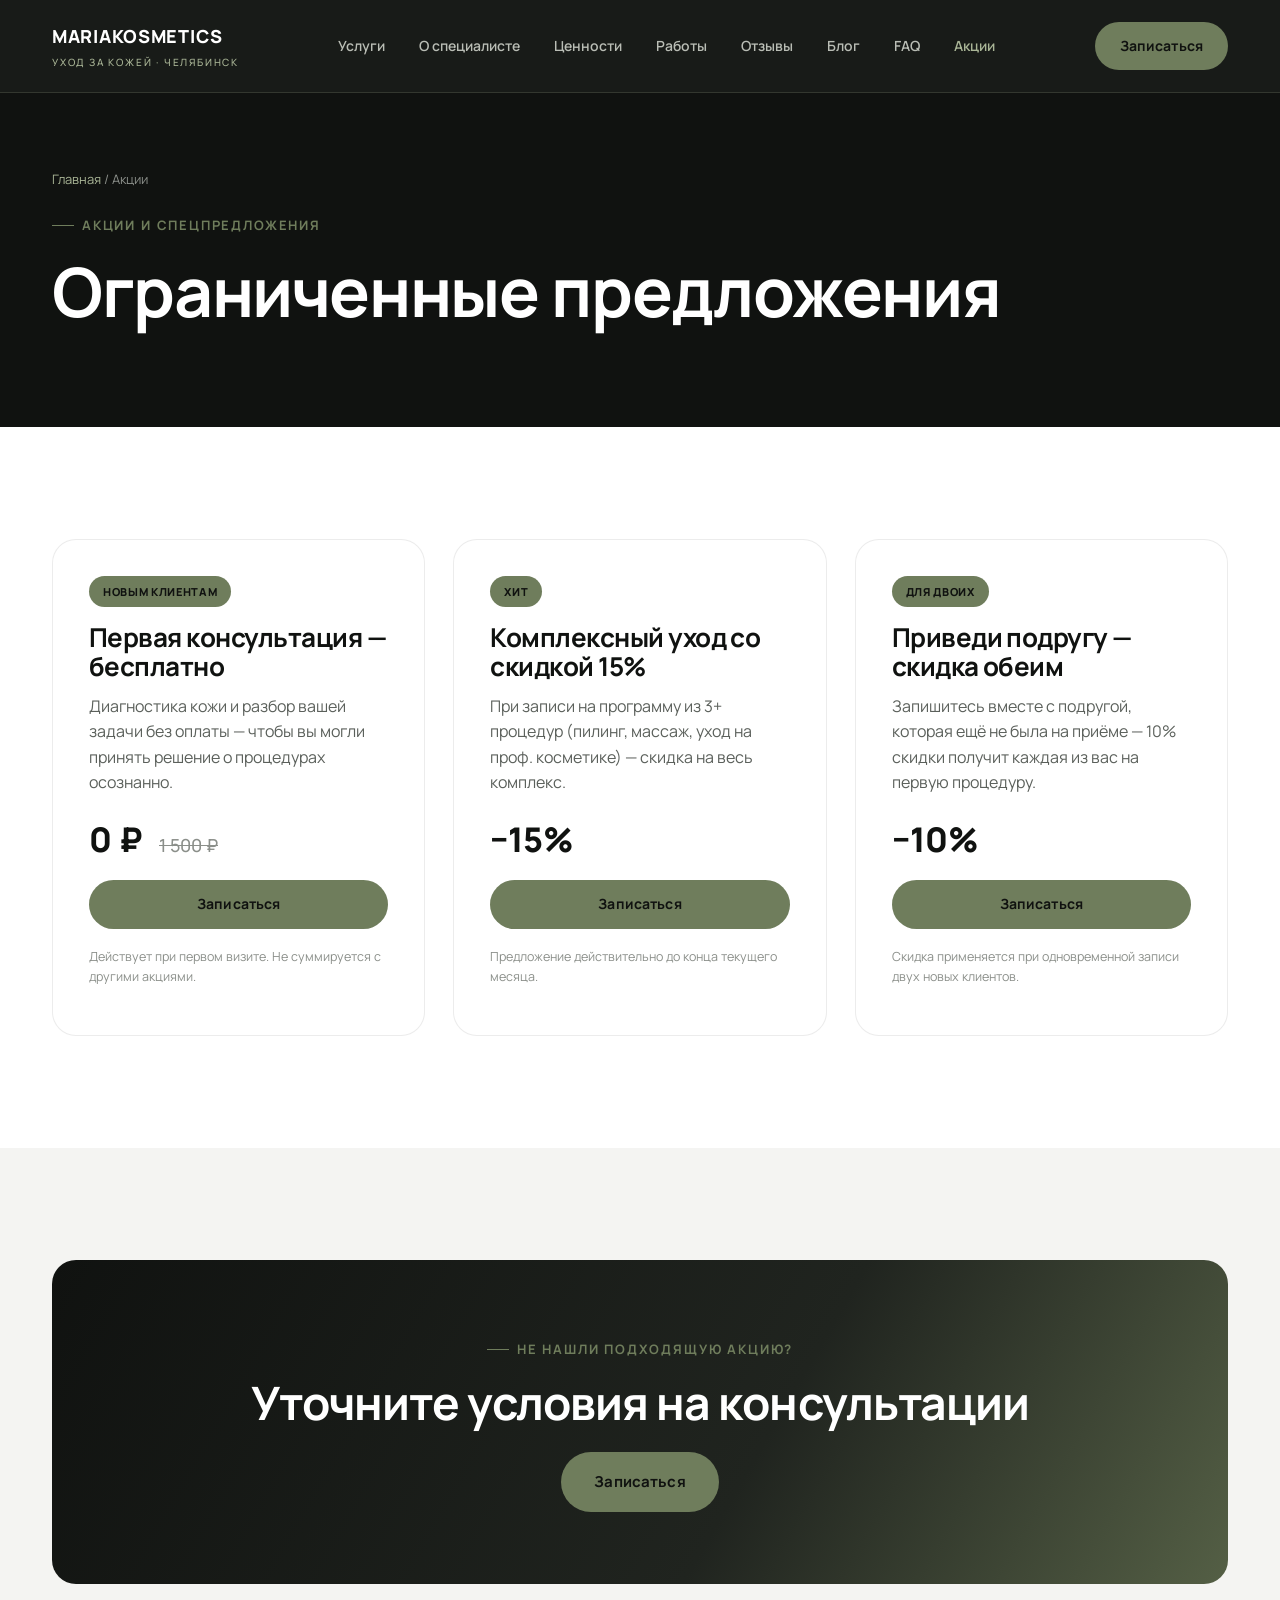
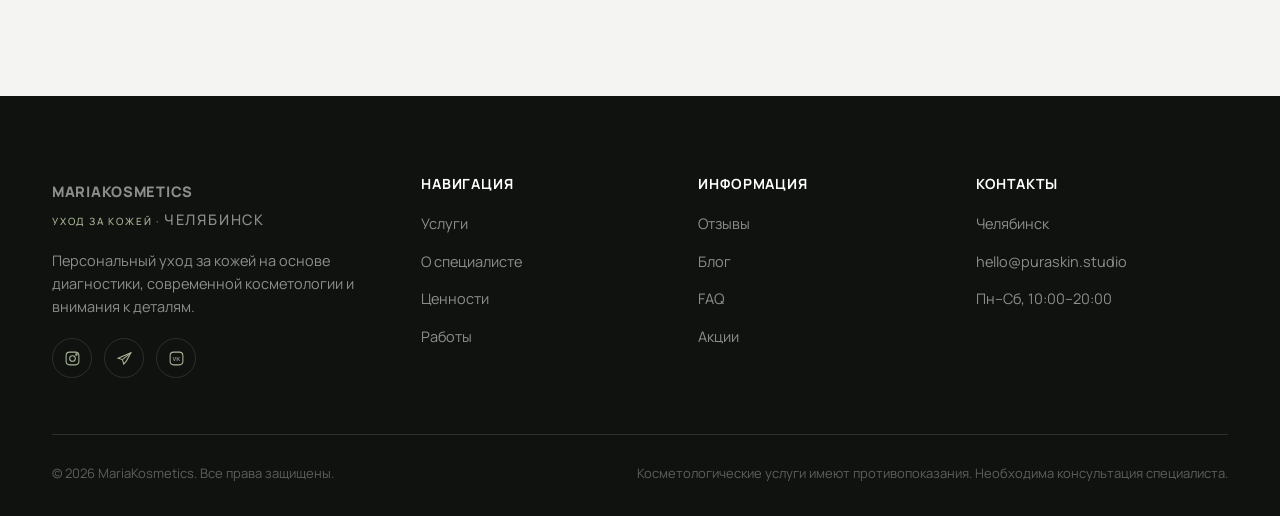
<file: promo.html>
<!DOCTYPE html>
<html lang="ru">
<head>
<meta charset="UTF-8">
<meta name="viewport" content="width=device-width, initial-scale=1.0">
<title>Акции — MariaKosmetics</title>
<meta name="description" content="Специальные предложения: бесплатная первая консультация, скидка на комплексный уход и программа для подруг.">
<link rel="preconnect" href="https://fonts.googleapis.com">
<link href="https://fonts.googleapis.com/css2?family=Manrope:wght@400;500;600;700;800&display=swap" rel="stylesheet">
<link rel="stylesheet" href="css/style.css">
</head>
<body>

<header class="site-header">
  <div class="container">
    <a href="index.html" class="logo"><span data-cfg="studioName"></span><small>Уход за кожей · <span data-cfg="city"></span></small></a>
    <nav class="nav-desktop">
      <a href="services.html" data-nav="services.html">Услуги</a>
      <a href="about.html" data-nav="about.html">О специалисте</a>
      <a href="values.html" data-nav="values.html">Ценности</a>
      <a href="gallery.html" data-nav="gallery.html">Работы</a>
      <a href="reviews.html" data-nav="reviews.html">Отзывы</a>
      <a href="blog.html" data-nav="blog.html">Блог</a>
      <a href="faq.html" data-nav="faq.html">FAQ</a>
      <a href="promo.html" data-nav="promo.html">Акции</a>
    </nav>
    <div class="header-actions">
      <a href="booking.html" class="btn btn-primary">Записаться</a>
      <button class="burger" aria-label="Открыть меню"><span></span></button>
    </div>
  </div>
</header>

<div class="mobile-menu">
  <div class="mobile-menu-top">
    <a href="index.html" class="logo" style="color:#fff"><span data-cfg="studioName"></span></a>
    <button class="mobile-menu-close" aria-label="Закрыть меню">✕</button>
  </div>
  <nav>
    <a href="index.html" data-nav="index.html">Главная</a>
    <a href="services.html" data-nav="services.html">Услуги</a>
    <a href="about.html" data-nav="about.html">О специалисте</a>
    <a href="values.html" data-nav="values.html">Ценности</a>
    <a href="gallery.html" data-nav="gallery.html">Работы</a>
    <a href="reviews.html" data-nav="reviews.html">Отзывы</a>
    <a href="blog.html" data-nav="blog.html">Блог</a>
    <a href="faq.html" data-nav="faq.html">FAQ</a>
    <a href="promo.html" data-nav="promo.html">Акции</a>
  </nav>
  <a href="booking.html" class="btn btn-primary btn-block">Записаться на консультацию</a>
</div>

<section class="page-hero">
  <div class="container">
    <p class="breadcrumb"><a href="index.html">Главная</a> / Акции</p>
    <p class="eyebrow">Акции и спецпредложения</p>
    <h1>Ограниченные предложения</h1>
  </div>
</section>

<main>
  <section>
    <div class="container">
      <div class="grid grid-3">

        <div class="card promo-card reveal">
          <span class="promo-badge">Новым клиентам</span>
          <h3>Первая консультация — бесплатно</h3>
          <p style="margin-top:10px;">Диагностика кожи и разбор вашей задачи без оплаты — чтобы вы могли принять решение о процедурах осознанно.</p>
          <div class="promo-price">0 ₽ <span class="promo-old">1 500 ₽</span></div>
          <a href="booking.html" class="btn btn-primary btn-sm btn-block">Записаться</a>
          <p class="promo-expiry">Действует при первом визите. Не суммируется с другими акциями.</p>
        </div>

        <div class="card promo-card reveal reveal-1">
          <span class="promo-badge">Хит</span>
          <h3>Комплексный уход со скидкой 15%</h3>
          <p style="margin-top:10px;">При записи на программу из 3+ процедур (пилинг, массаж, уход на проф. косметике) — скидка на весь комплекс.</p>
          <div class="promo-price">−15%</div>
          <a href="booking.html" class="btn btn-primary btn-sm btn-block">Записаться</a>
          <p class="promo-expiry">Предложение действительно до конца текущего месяца.</p>
        </div>

        <div class="card promo-card reveal reveal-2">
          <span class="promo-badge">Для двоих</span>
          <h3>Приведи подругу — скидка обеим</h3>
          <p style="margin-top:10px;">Запишитесь вместе с подругой, которая ещё не была на приёме — 10% скидки получит каждая из вас на первую процедуру.</p>
          <div class="promo-price">−10%</div>
          <a href="booking.html" class="btn btn-primary btn-sm btn-block">Записаться</a>
          <p class="promo-expiry">Скидка применяется при одновременной записи двух новых клиентов.</p>
        </div>

      </div>
    </div>
  </section>

  <section class="bg-pale">
    <div class="container">
      <div class="cta-band reveal" style="background: linear-gradient(120deg, var(--c-black), var(--c-black-soft) 60%, var(--c-green-dark)); color:#fff;">
        <p class="eyebrow" style="justify-content:center">Не нашли подходящую акцию?</p>
        <h2>Уточните условия на консультации</h2>
        <a href="booking.html" class="btn btn-primary">Записаться</a>
      </div>
    </div>
  </section>
</main>

<footer class="site-footer">
  <div class="container">
    <div class="footer-grid">
      <div class="footer-col">
        <div class="logo" style="margin-bottom:18px;"><span data-cfg="studioName"></span><small>Уход за кожей · <span data-cfg="city"></span></small></div>
        <p>Персональный уход за кожей на основе диагностики, современной косметологии и внимания к деталям.</p>
        <div class="socials" style="margin-top:20px;">
          <a href="#" data-cfg-href="instagram" target="_blank" rel="noopener" aria-label="Instagram"><svg viewBox="0 0 24 24" fill="none" stroke="currentColor" stroke-width="1.5"><rect x="3" y="3" width="18" height="18" rx="5"/><circle cx="12" cy="12" r="4"/><circle cx="17.5" cy="6.5" r="1"/></svg></a>
          <a href="#" data-cfg-href="telegram" target="_blank" rel="noopener" aria-label="Telegram"><svg viewBox="0 0 24 24" fill="none" stroke="currentColor" stroke-width="1.5"><path d="M21 4 3 11.5l6 2 2 6.5 4-5 6-11Z"/><path d="M9 13.5 21 4"/></svg></a>
          <a href="#" data-cfg-href="vk" target="_blank" rel="noopener" aria-label="VK"><svg viewBox="0 0 24 24" fill="none" stroke="currentColor" stroke-width="1.5"><rect x="3" y="3" width="18" height="18" rx="5"/><text x="12" y="15.5" font-size="8" font-weight="700" font-family="sans-serif" text-anchor="middle" fill="currentColor" stroke="none">VK</text></svg></a>
        </div>
      </div>
      <div class="footer-col">
        <h4>Навигация</h4>
        <ul>
          <li><a href="services.html">Услуги</a></li>
          <li><a href="about.html">О специалисте</a></li>
          <li><a href="values.html">Ценности</a></li>
          <li><a href="gallery.html">Работы</a></li>
        </ul>
      </div>
      <div class="footer-col">
        <h4>Информация</h4>
        <ul>
          <li><a href="reviews.html">Отзывы</a></li>
          <li><a href="blog.html">Блог</a></li>
          <li><a href="faq.html">FAQ</a></li>
          <li><a href="promo.html">Акции</a></li>
        </ul>
      </div>
      <div class="footer-col">
        <h4>Контакты</h4>
        <ul>
          <li><span data-cfg="city"></span></li>
          <li><a href="#" data-cfg-href="email" data-cfg="email"></a></li>
          <li><span data-cfg="workHours"></span></li>
        </ul>
      </div>
    </div>
    <div class="footer-bottom">
      <span>© <span data-cfg="year"></span> <span data-cfg="studioName"></span>. Все права защищены.</span>
      <span>Косметологические услуги имеют противопоказания. Необходима консультация специалиста.</span>
    </div>
  </div>
</footer>

<script src="js/main.js"></script>
</body>
</html>
</file>
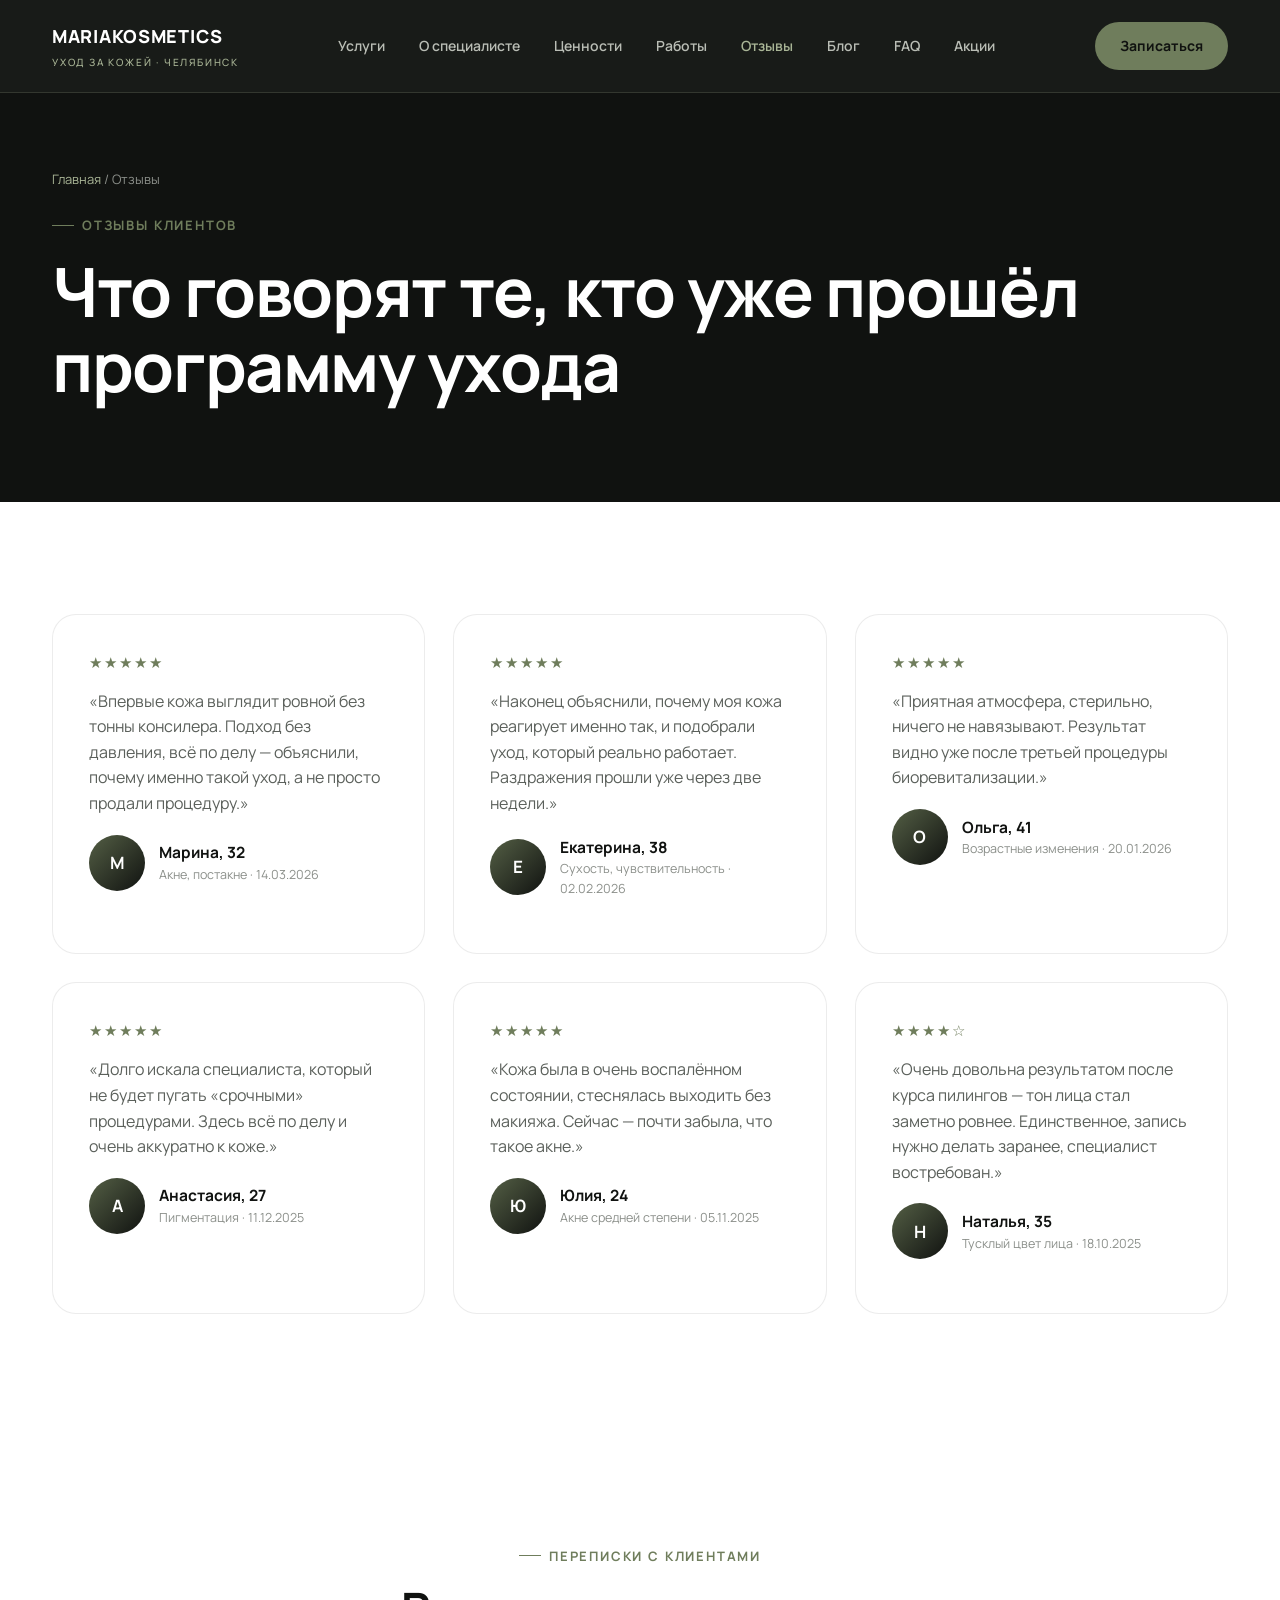
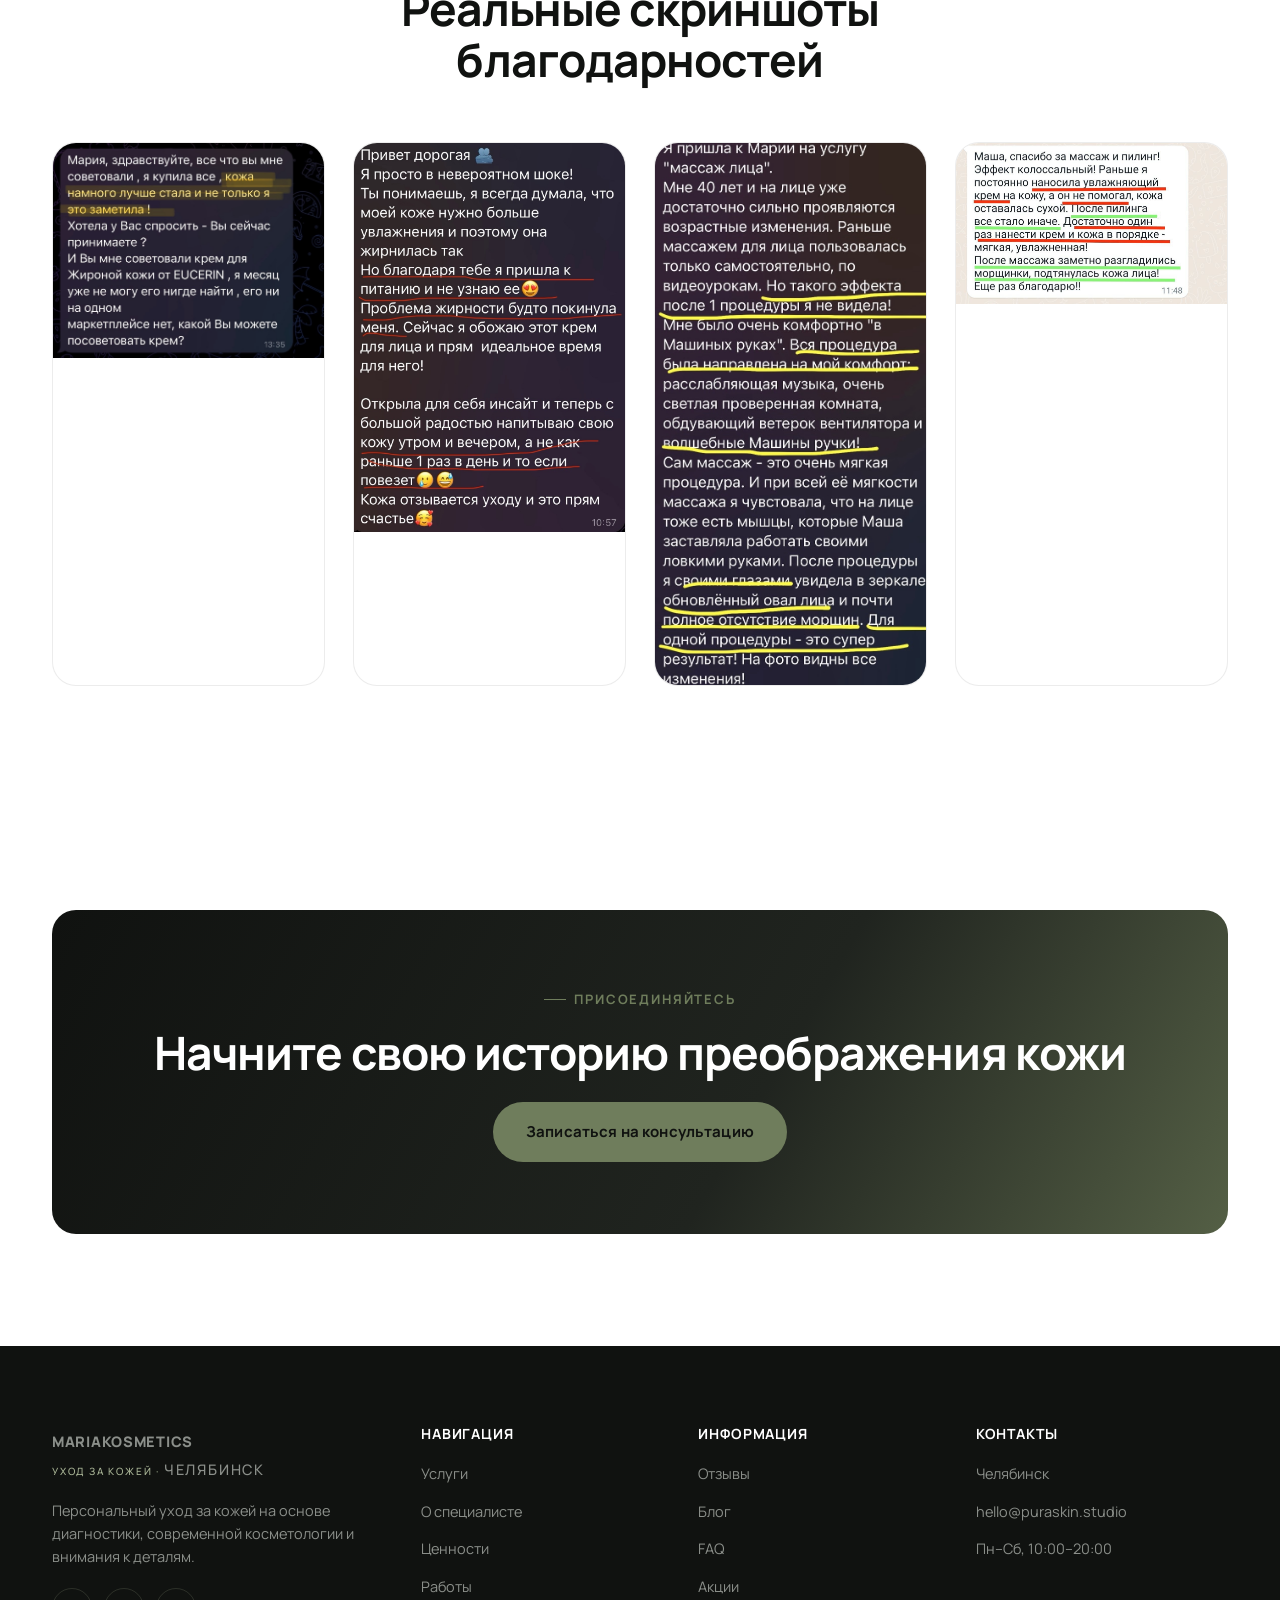
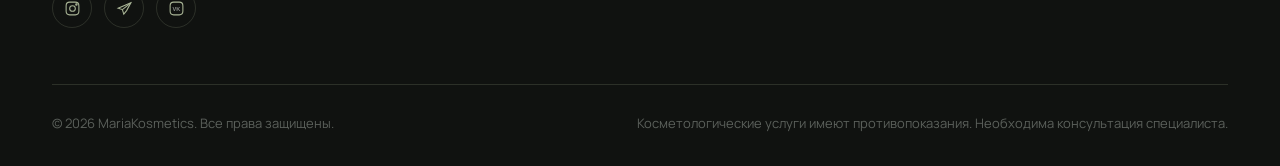
<file: reviews.html>
<!DOCTYPE html>
<html lang="ru">
<head>
<meta charset="UTF-8">
<meta name="viewport" content="width=device-width, initial-scale=1.0">
<title>Отзывы клиентов — MariaKosmetics</title>
<meta name="description" content="Отзывы клиентов о результатах ухода: акне, сухость, возрастные изменения, пигментация. Реальные оценки и скриншоты благодарностей.">
<link rel="preconnect" href="https://fonts.googleapis.com">
<link href="https://fonts.googleapis.com/css2?family=Manrope:wght@400;500;600;700;800&display=swap" rel="stylesheet">
<link rel="stylesheet" href="css/style.css">
</head>
<body>

<header class="site-header">
  <div class="container">
    <a href="index.html" class="logo"><span data-cfg="studioName"></span><small>Уход за кожей · <span data-cfg="city"></span></small></a>
    <nav class="nav-desktop">
      <a href="services.html" data-nav="services.html">Услуги</a>
      <a href="about.html" data-nav="about.html">О специалисте</a>
      <a href="values.html" data-nav="values.html">Ценности</a>
      <a href="gallery.html" data-nav="gallery.html">Работы</a>
      <a href="reviews.html" data-nav="reviews.html">Отзывы</a>
      <a href="blog.html" data-nav="blog.html">Блог</a>
      <a href="faq.html" data-nav="faq.html">FAQ</a>
      <a href="promo.html" data-nav="promo.html">Акции</a>
    </nav>
    <div class="header-actions">
      <a href="booking.html" class="btn btn-primary">Записаться</a>
      <button class="burger" aria-label="Открыть меню"><span></span></button>
    </div>
  </div>
</header>

<div class="mobile-menu">
  <div class="mobile-menu-top">
    <a href="index.html" class="logo" style="color:#fff"><span data-cfg="studioName"></span></a>
    <button class="mobile-menu-close" aria-label="Закрыть меню">✕</button>
  </div>
  <nav>
    <a href="index.html" data-nav="index.html">Главная</a>
    <a href="services.html" data-nav="services.html">Услуги</a>
    <a href="about.html" data-nav="about.html">О специалисте</a>
    <a href="values.html" data-nav="values.html">Ценности</a>
    <a href="gallery.html" data-nav="gallery.html">Работы</a>
    <a href="reviews.html" data-nav="reviews.html">Отзывы</a>
    <a href="blog.html" data-nav="blog.html">Блог</a>
    <a href="faq.html" data-nav="faq.html">FAQ</a>
    <a href="promo.html" data-nav="promo.html">Акции</a>
  </nav>
  <a href="booking.html" class="btn btn-primary btn-block">Записаться на консультацию</a>
</div>

<section class="page-hero">
  <div class="container">
    <p class="breadcrumb"><a href="index.html">Главная</a> / Отзывы</p>
    <p class="eyebrow">Отзывы клиентов</p>
    <h1>Что говорят те, кто уже прошёл программу ухода</h1>
  </div>
</section>

<main>
  <section>
    <div class="container">
      <div class="grid grid-3">

        <div class="card reveal">
          <div class="stars">★★★★★</div>
          <p style="margin-top:14px;">«Впервые кожа выглядит ровной без тонны консилера. Подход без давления, всё по делу — объяснили, почему именно такой уход, а не просто продали процедуру.»</p>
          <div class="review-head" style="margin-top:18px;">
            <div class="avatar">М</div>
            <div><div class="review-name">Марина, 32</div><div class="review-sub">Акне, постакне · 14.03.2026</div></div>
          </div>
        </div>

        <div class="card reveal reveal-1">
          <div class="stars">★★★★★</div>
          <p style="margin-top:14px;">«Наконец объяснили, почему моя кожа реагирует именно так, и подобрали уход, который реально работает. Раздражения прошли уже через две недели.»</p>
          <div class="review-head" style="margin-top:18px;">
            <div class="avatar">Е</div>
            <div><div class="review-name">Екатерина, 38</div><div class="review-sub">Сухость, чувствительность · 02.02.2026</div></div>
          </div>
        </div>

        <div class="card reveal reveal-2">
          <div class="stars">★★★★★</div>
          <p style="margin-top:14px;">«Приятная атмосфера, стерильно, ничего не навязывают. Результат видно уже после третьей процедуры биоревитализации.»</p>
          <div class="review-head" style="margin-top:18px;">
            <div class="avatar">О</div>
            <div><div class="review-name">Ольга, 41</div><div class="review-sub">Возрастные изменения · 20.01.2026</div></div>
          </div>
        </div>

        <div class="card reveal">
          <div class="stars">★★★★★</div>
          <p style="margin-top:14px;">«Долго искала специалиста, который не будет пугать «срочными» процедурами. Здесь всё по делу и очень аккуратно к коже.»</p>
          <div class="review-head" style="margin-top:18px;">
            <div class="avatar">А</div>
            <div><div class="review-name">Анастасия, 27</div><div class="review-sub">Пигментация · 11.12.2025</div></div>
          </div>
        </div>

        <div class="card reveal reveal-1">
          <div class="stars">★★★★★</div>
          <p style="margin-top:14px;">«Кожа была в очень воспалённом состоянии, стеснялась выходить без макияжа. Сейчас — почти забыла, что такое акне.»</p>
          <div class="review-head" style="margin-top:18px;">
            <div class="avatar">Ю</div>
            <div><div class="review-name">Юлия, 24</div><div class="review-sub">Акне средней степени · 05.11.2025</div></div>
          </div>
        </div>

        <div class="card reveal reveal-2">
          <div class="stars">★★★★☆</div>
          <p style="margin-top:14px;">«Очень довольна результатом после курса пилингов — тон лица стал заметно ровнее. Единственное, запись нужно делать заранее, специалист востребован.»</p>
          <div class="review-head" style="margin-top:18px;">
            <div class="avatar">Н</div>
            <div><div class="review-name">Наталья, 35</div><div class="review-sub">Тусклый цвет лица · 18.10.2025</div></div>
          </div>
        </div>

      </div>
    </div>
  </section>

  <section>
    <div class="container">
      <div class="section-head center reveal">
        <p class="eyebrow" style="justify-content:center">Переписки с клиентами</p>
        <h2>Реальные скриншоты благодарностей</h2>
      </div>
      <div class="grid grid-4">
        <div class="card reveal hover-zoom" style="padding:0; overflow:hidden;">
          <img src="images/review-screenshot-1.jpg" alt="Скриншот отзыва клиента" style="width:100%; display:block;">
        </div>
        <div class="card reveal reveal-1 hover-zoom" style="padding:0; overflow:hidden;">
          <img src="images/review-screenshot-2.jpg" alt="Скриншот отзыва клиента" style="width:100%; display:block;">
        </div>
        <div class="card reveal reveal-2 hover-zoom" style="padding:0; overflow:hidden;">
          <img src="images/review-screenshot-3.jpg" alt="Скриншот отзыва клиента" style="width:100%; display:block;">
        </div>
        <div class="card reveal reveal-3 hover-zoom" style="padding:0; overflow:hidden;">
          <img src="images/review-screenshot-4.jpg" alt="Скриншот отзыва клиента" style="width:100%; display:block;">
        </div>
      </div>
    </div>
  </section>

  <section>
    <div class="container">
      <div class="cta-band reveal">
        <p class="eyebrow" style="justify-content:center">Присоединяйтесь</p>
        <h2>Начните свою историю преображения кожи</h2>
        <a href="booking.html" class="btn btn-primary">Записаться на консультацию</a>
      </div>
    </div>
  </section>
</main>

<footer class="site-footer">
  <div class="container">
    <div class="footer-grid">
      <div class="footer-col">
        <div class="logo" style="margin-bottom:18px;"><span data-cfg="studioName"></span><small>Уход за кожей · <span data-cfg="city"></span></small></div>
        <p>Персональный уход за кожей на основе диагностики, современной косметологии и внимания к деталям.</p>
        <div class="socials" style="margin-top:20px;">
          <a href="#" data-cfg-href="instagram" target="_blank" rel="noopener" aria-label="Instagram"><svg viewBox="0 0 24 24" fill="none" stroke="currentColor" stroke-width="1.5"><rect x="3" y="3" width="18" height="18" rx="5"/><circle cx="12" cy="12" r="4"/><circle cx="17.5" cy="6.5" r="1"/></svg></a>
          <a href="#" data-cfg-href="telegram" target="_blank" rel="noopener" aria-label="Telegram"><svg viewBox="0 0 24 24" fill="none" stroke="currentColor" stroke-width="1.5"><path d="M21 4 3 11.5l6 2 2 6.5 4-5 6-11Z"/><path d="M9 13.5 21 4"/></svg></a>
          <a href="#" data-cfg-href="vk" target="_blank" rel="noopener" aria-label="VK"><svg viewBox="0 0 24 24" fill="none" stroke="currentColor" stroke-width="1.5"><rect x="3" y="3" width="18" height="18" rx="5"/><text x="12" y="15.5" font-size="8" font-weight="700" font-family="sans-serif" text-anchor="middle" fill="currentColor" stroke="none">VK</text></svg></a>
        </div>
      </div>
      <div class="footer-col">
        <h4>Навигация</h4>
        <ul>
          <li><a href="services.html">Услуги</a></li>
          <li><a href="about.html">О специалисте</a></li>
          <li><a href="values.html">Ценности</a></li>
          <li><a href="gallery.html">Работы</a></li>
        </ul>
      </div>
      <div class="footer-col">
        <h4>Информация</h4>
        <ul>
          <li><a href="reviews.html">Отзывы</a></li>
          <li><a href="blog.html">Блог</a></li>
          <li><a href="faq.html">FAQ</a></li>
          <li><a href="promo.html">Акции</a></li>
        </ul>
      </div>
      <div class="footer-col">
        <h4>Контакты</h4>
        <ul>
          <li><span data-cfg="city"></span></li>
          <li><a href="#" data-cfg-href="email" data-cfg="email"></a></li>
          <li><span data-cfg="workHours"></span></li>
        </ul>
      </div>
    </div>
    <div class="footer-bottom">
      <span>© <span data-cfg="year"></span> <span data-cfg="studioName"></span>. Все права защищены.</span>
      <span>Косметологические услуги имеют противопоказания. Необходима консультация специалиста.</span>
    </div>
  </div>
</footer>

<script src="js/main.js"></script>
</body>
</html>
</file>
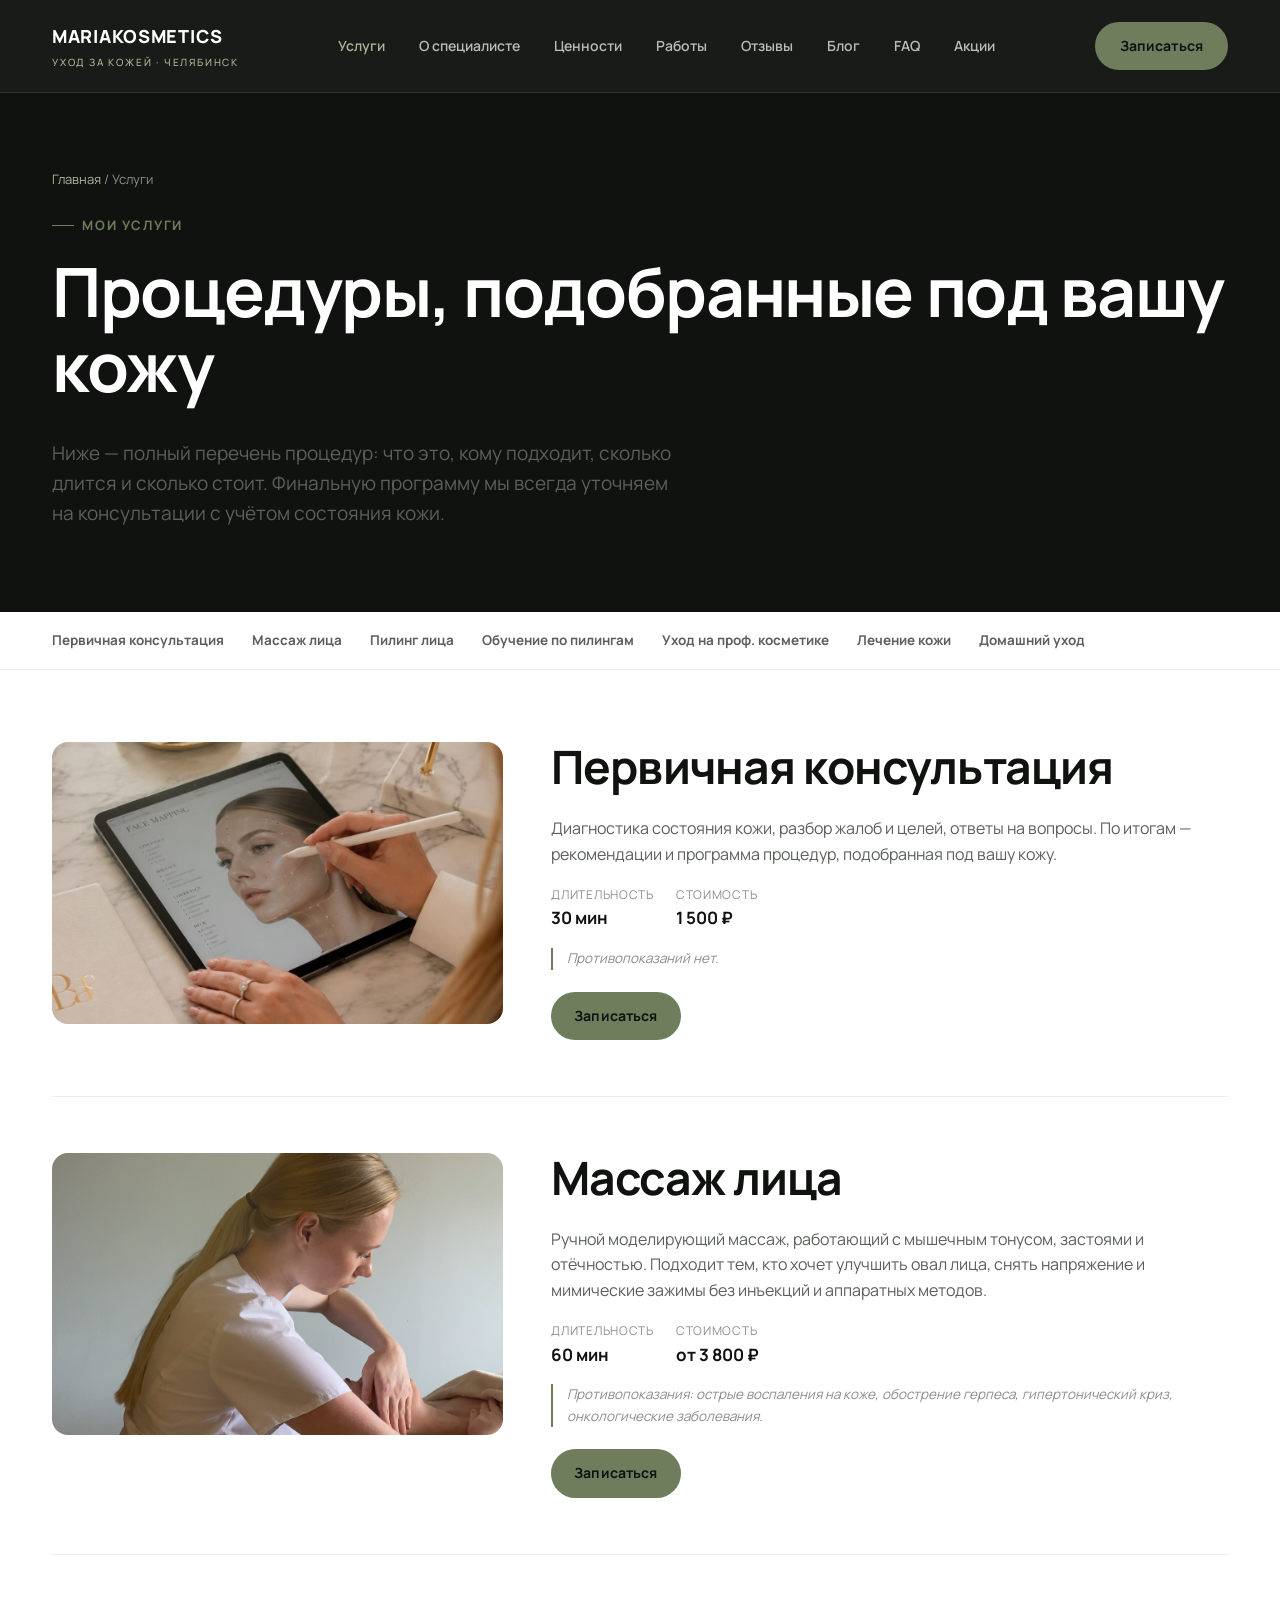
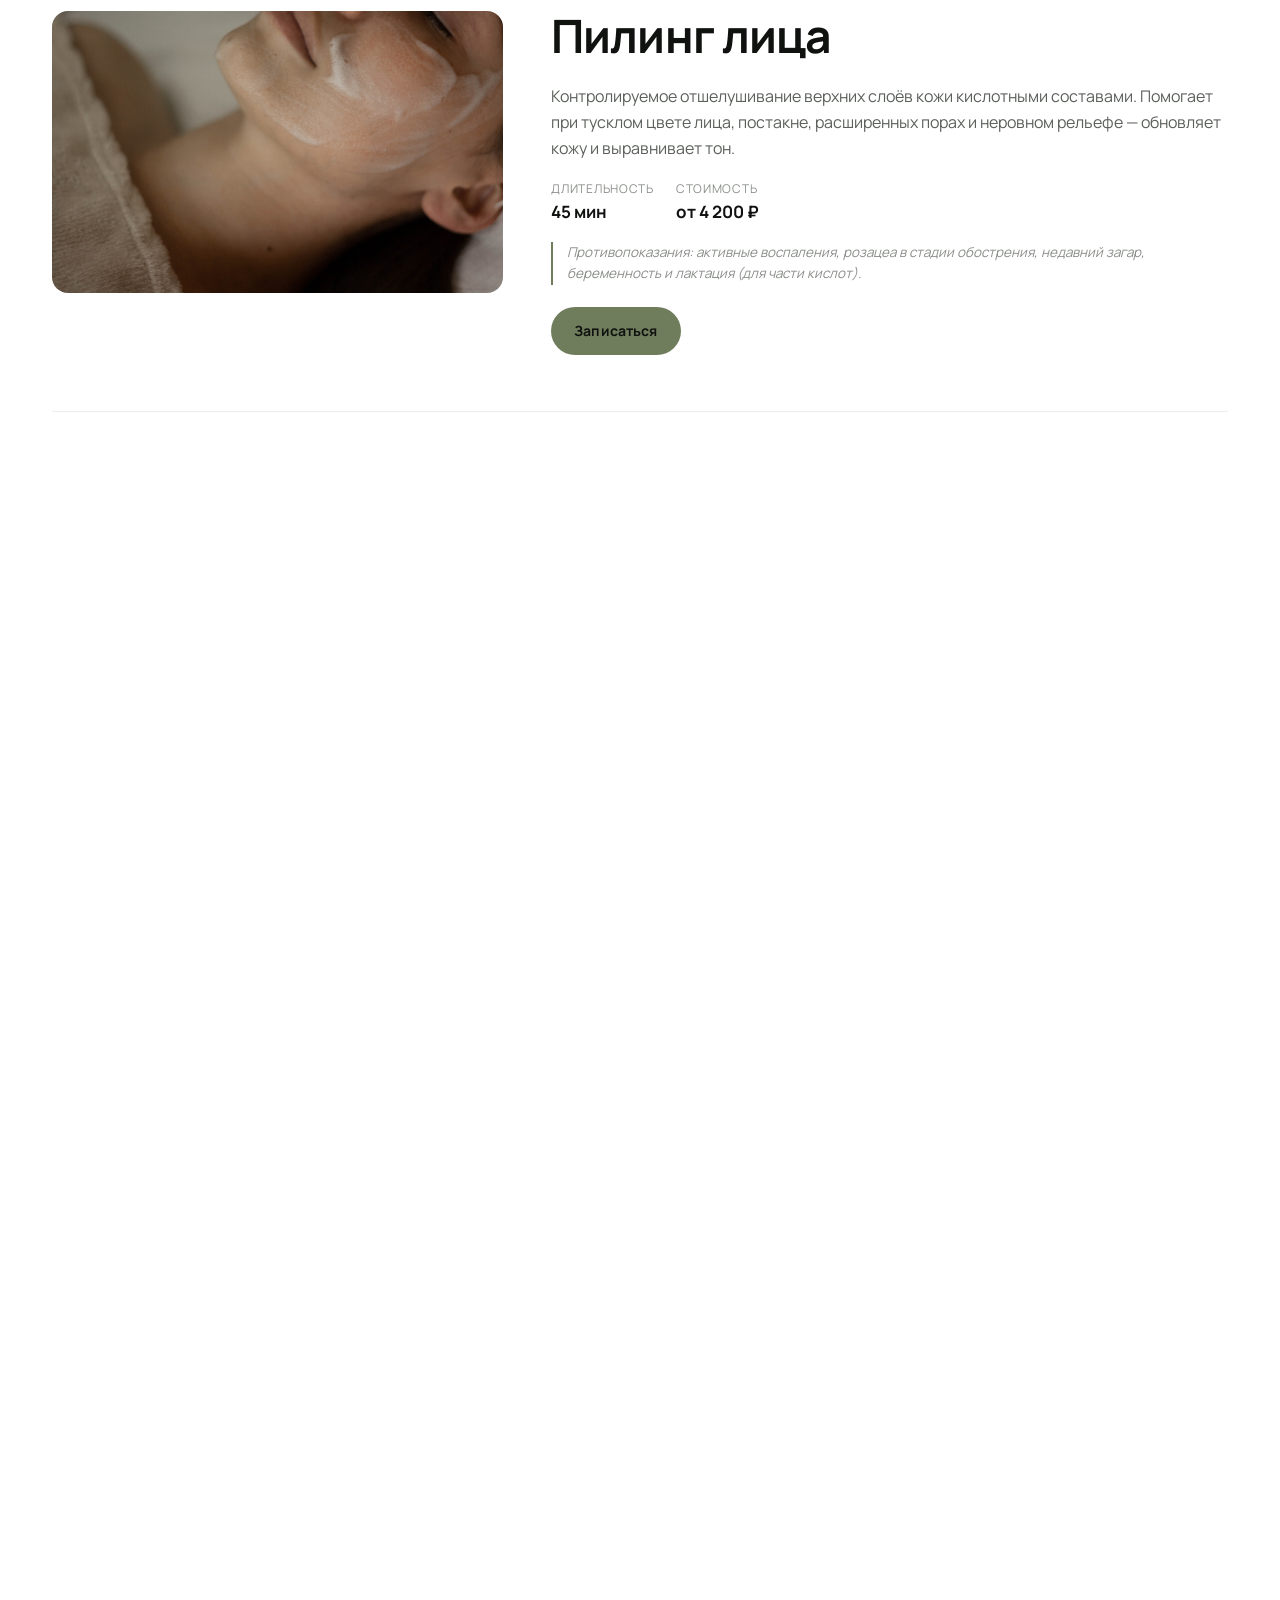
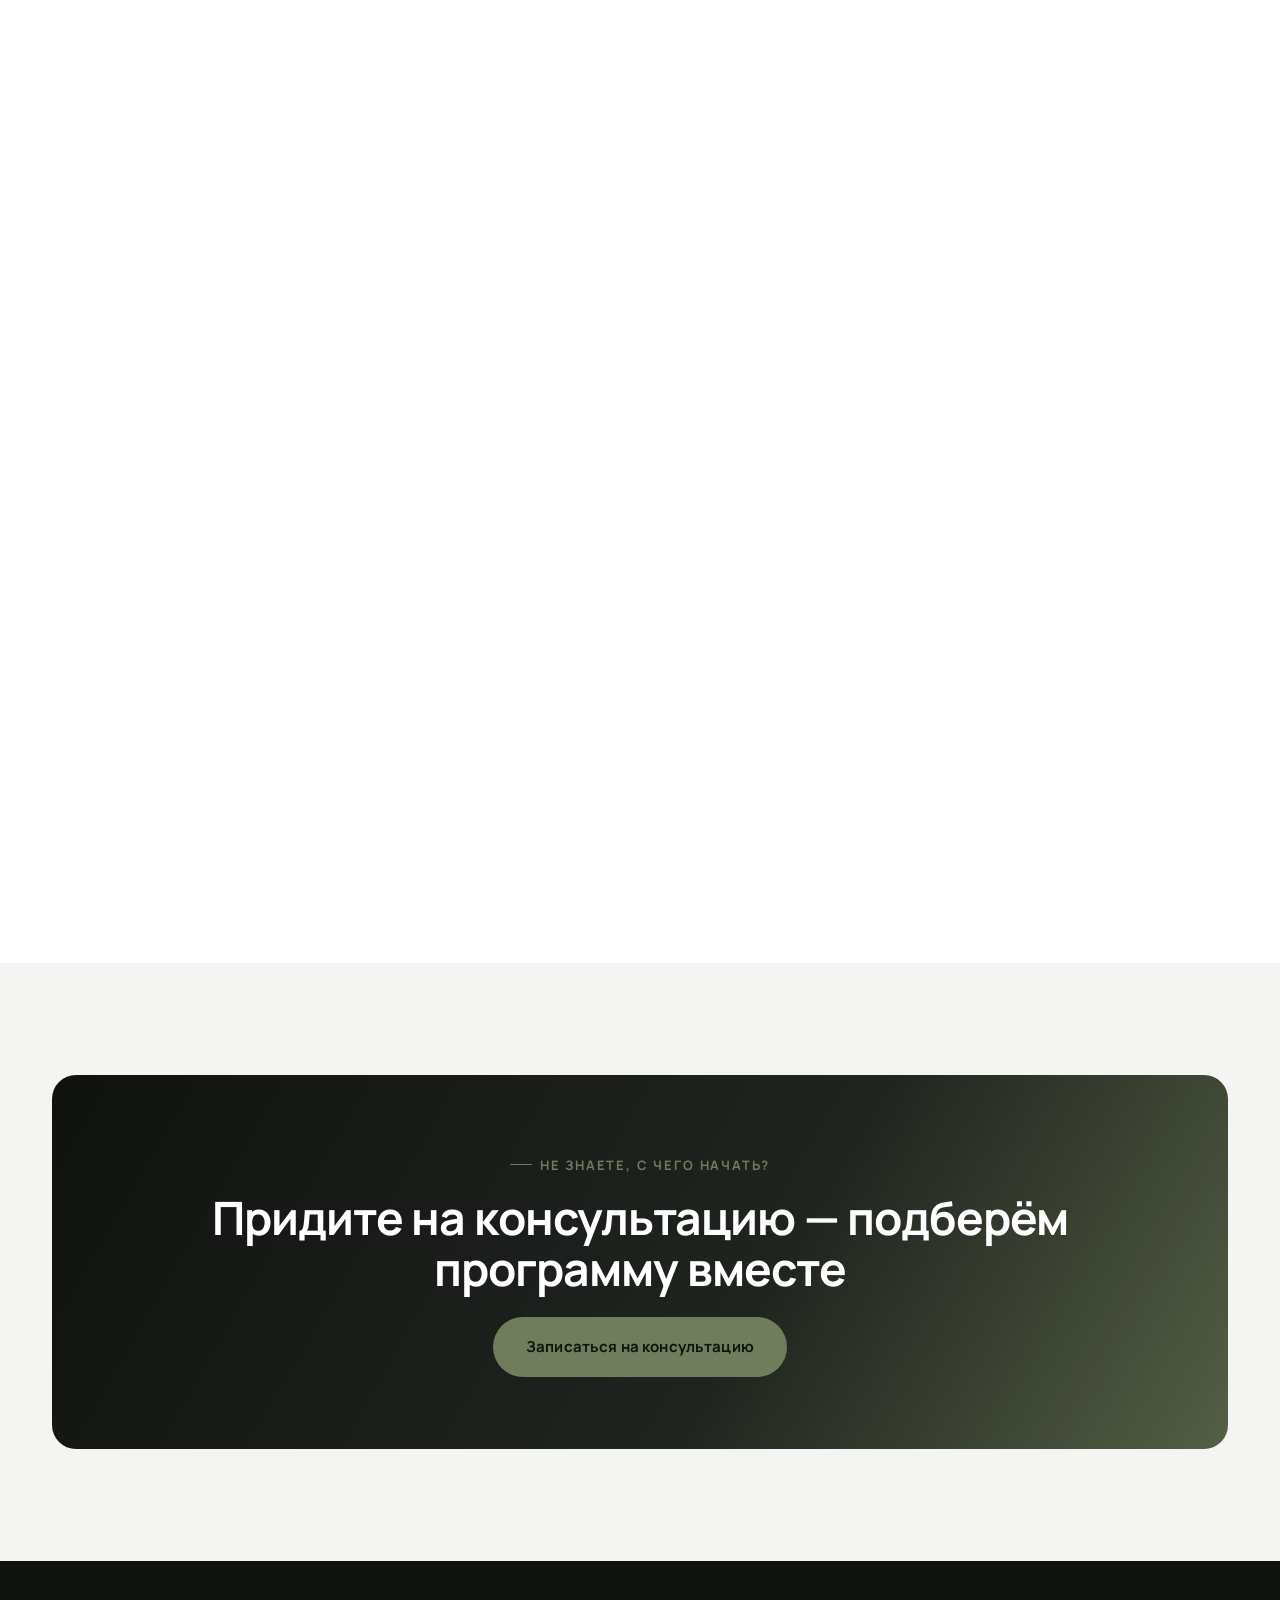
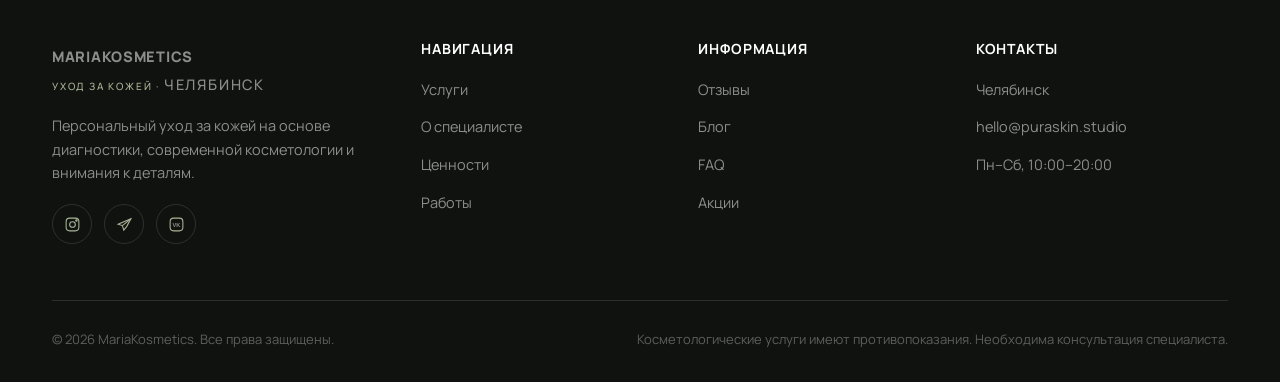
<file: services.html>
<!DOCTYPE html>
<html lang="ru">
<head>
<meta charset="UTF-8">
<meta name="viewport" content="width=device-width, initial-scale=1.0">
<title>Услуги — MariaKosmetics</title>
<meta name="description" content="Массаж лица, пилинги, обучение по пилингам, уход на проф. косметике, лечение кожи и подбор домашнего ухода. Длительность, стоимость и противопоказания каждой процедуры.">
<link rel="preconnect" href="https://fonts.googleapis.com">
<link href="https://fonts.googleapis.com/css2?family=Manrope:wght@400;500;600;700;800&display=swap" rel="stylesheet">
<link rel="stylesheet" href="css/style.css">
</head>
<body>

<header class="site-header">
  <div class="container">
    <a href="index.html" class="logo"><span data-cfg="studioName"></span><small>Уход за кожей · <span data-cfg="city"></span></small></a>
    <nav class="nav-desktop">
      <a href="services.html" data-nav="services.html">Услуги</a>
      <a href="about.html" data-nav="about.html">О специалисте</a>
      <a href="values.html" data-nav="values.html">Ценности</a>
      <a href="gallery.html" data-nav="gallery.html">Работы</a>
      <a href="reviews.html" data-nav="reviews.html">Отзывы</a>
      <a href="blog.html" data-nav="blog.html">Блог</a>
      <a href="faq.html" data-nav="faq.html">FAQ</a>
      <a href="promo.html" data-nav="promo.html">Акции</a>
    </nav>
    <div class="header-actions">
      <a href="booking.html" class="btn btn-primary">Записаться</a>
      <button class="burger" aria-label="Открыть меню"><span></span></button>
    </div>
  </div>
</header>

<div class="mobile-menu">
  <div class="mobile-menu-top">
    <a href="index.html" class="logo" style="color:#fff"><span data-cfg="studioName"></span></a>
    <button class="mobile-menu-close" aria-label="Закрыть меню">✕</button>
  </div>
  <nav>
    <a href="index.html" data-nav="index.html">Главная</a>
    <a href="services.html" data-nav="services.html">Услуги</a>
    <a href="about.html" data-nav="about.html">О специалисте</a>
    <a href="values.html" data-nav="values.html">Ценности</a>
    <a href="gallery.html" data-nav="gallery.html">Работы</a>
    <a href="reviews.html" data-nav="reviews.html">Отзывы</a>
    <a href="blog.html" data-nav="blog.html">Блог</a>
    <a href="faq.html" data-nav="faq.html">FAQ</a>
    <a href="promo.html" data-nav="promo.html">Акции</a>
  </nav>
  <a href="booking.html" class="btn btn-primary btn-block">Записаться на консультацию</a>
</div>

<section class="page-hero">
  <div class="container">
    <p class="breadcrumb"><a href="index.html">Главная</a> / Услуги</p>
    <p class="eyebrow">Мои услуги</p>
    <h1>Процедуры, подобранные под вашу кожу</h1>
    <p class="lead" style="max-width:620px;">Ниже — полный перечень процедур: что это, кому подходит, сколько длится и сколько стоит. Финальную программу мы всегда уточняем на консультации с учётом состояния кожи.</p>
  </div>
</section>

<nav class="services-subnav">
  <div class="container">
    <a href="#consultation">Первичная консультация</a>
    <a href="#massage">Массаж лица</a>
    <a href="#peeling">Пилинг лица</a>
    <a href="#peeling-training">Обучение по пилингам</a>
    <a href="#pro-care">Уход на проф. косметике</a>
    <a href="#treatment">Лечение кожи</a>
    <a href="#home-care">Домашний уход</a>
  </div>
</nav>

<main>
  <section style="padding-top:16px;">
    <div class="container">

      <div id="consultation" class="service-block reveal">
        <div class="hover-zoom"><div class="ph wide"><img src="images/service-consultation.jpg" alt="Первичная консультация" style="width:100%;height:100%;object-fit:cover;"></div></div>
        <div>
          <h2>Первичная консультация</h2>
          <p>Диагностика состояния кожи, разбор жалоб и целей, ответы на вопросы. По итогам — рекомендации и программа процедур, подобранная под вашу кожу.</p>
          <div class="service-meta">
            <div><span>Длительность</span><b>30 мин</b></div>
            <div><span>Стоимость</span><b>1 500 ₽</b></div>
          </div>
          <p class="contra">Противопоказаний нет.</p>
          <a href="booking.html?service=consultation" class="btn btn-primary btn-sm">Записаться</a>
        </div>
      </div>

      <div id="massage" class="service-block reveal">
        <div class="hover-zoom"><div class="ph wide"><img src="images/service-massage.png" alt="Массаж лица" style="width:100%;height:100%;object-fit:cover;"></div></div>
        <div>
          <h2>Массаж лица</h2>
          <p>Ручной моделирующий массаж, работающий с мышечным тонусом, застоями и отёчностью. Подходит тем, кто хочет улучшить овал лица, снять напряжение и мимические зажимы без инъекций и аппаратных методов.</p>
          <div class="service-meta">
            <div><span>Длительность</span><b>60 мин</b></div>
            <div><span>Стоимость</span><b>от 3 800 ₽</b></div>
          </div>
          <p class="contra">Противопоказания: острые воспаления на коже, обострение герпеса, гипертонический криз, онкологические заболевания.</p>
          <a href="booking.html?service=massage" class="btn btn-primary btn-sm">Записаться</a>
        </div>
      </div>

      <div id="peeling" class="service-block reveal">
        <div class="hover-zoom"><div class="ph wide"><img src="images/service-peeling.jpg" alt="Пилинг лица" style="width:100%;height:100%;object-fit:cover;"></div></div>
        <div>
          <h2>Пилинг лица</h2>
          <p>Контролируемое отшелушивание верхних слоёв кожи кислотными составами. Помогает при тусклом цвете лица, постакне, расширенных порах и неровном рельефе — обновляет кожу и выравнивает тон.</p>
          <div class="service-meta">
            <div><span>Длительность</span><b>45 мин</b></div>
            <div><span>Стоимость</span><b>от 4 200 ₽</b></div>
          </div>
          <p class="contra">Противопоказания: активные воспаления, розацеа в стадии обострения, недавний загар, беременность и лактация (для части кислот).</p>
          <a href="booking.html?service=peeling" class="btn btn-primary btn-sm">Записаться</a>
        </div>
      </div>

      <div id="peeling-training" class="service-block reveal">
        <div class="hover-zoom"><div class="ph wide"><img src="images/service-peeling-training.jpg" alt="Обучение по пилингам" style="width:100%;height:100%;object-fit:cover;"></div></div>
        <div>
          <h2>Обучение по пилингам</h2>
          <p>Индивидуальное или групповое обучение технике проведения пилингов: разбор составов, показаний и противопоказаний, отработка протоколов на практике. Подходит начинающим косметологам и специалистам, желающим расширить линейку процедур.</p>
          <p style="margin-top:12px;"><b>В программе разбираем пилинги:</b></p>
          <ul style="margin-top:8px; padding-left:20px; line-height:1.8;">
            <li>Поверхностные кислотные пилинги (гликолевый, миндальный, молочный)</li>
            <li>Срединные пилинги (ТСА, ретиноевый)</li>
            <li>Пилинги для проблемной и акне-кожи</li>
            <li>Пилинги для возрастной кожи</li>
            <li>Комбинированные и энзимные пилинги</li>
          </ul>
          <div class="service-meta">
            <div><span>Длительность</span><b>курс, индивидуально</b></div>
            <div><span>Стоимость</span><b>по запросу</b></div>
          </div>
          <p class="contra">Формат и стоимость обучения уточняются на консультации в зависимости от программы.</p>
          <a href="booking.html?service=peeling-training" class="btn btn-primary btn-sm">Записаться</a>
        </div>
      </div>

      <div id="pro-care" class="service-block reveal">
        <div class="hover-zoom"><div class="ph wide"><img src="images/service-pro-care.jpg" alt="Уход на профессиональной косметике" style="width:100%;height:100%;object-fit:cover;"></div></div>
        <div>
          <h2>Уход на профессиональной косметике</h2>
          <p>Комплексная процедура на сертифицированной проф. косметике, подобранной под тип и состояние кожи в моменте. Подходит для увлажнения, питания и восстановления защитного барьера кожи.</p>
          <div class="service-meta">
            <div><span>Длительность</span><b>60–75 мин</b></div>
            <div><span>Стоимость</span><b>от 4 500 ₽</b></div>
          </div>
          <p class="contra">Противопоказания: индивидуальная непереносимость компонентов состава, открытые повреждения кожи.</p>
          <a href="booking.html?service=pro-care" class="btn btn-primary btn-sm">Записаться</a>
        </div>
      </div>

      <div id="treatment" class="service-block reveal">
        <div class="hover-zoom"><div class="ph wide"><img src="images/service-treatment.jpg" alt="Лечение кожи, акне-терапия" style="width:100%;height:100%;object-fit:cover;"></div></div>
        <div>
          <h2>Лечение кожи</h2>
          <p>Программа коррекции проблемной кожи: акне, постакне, застойные пятна и воспаления. Сочетание процедур в кабинете и домашнего протокола — под контролем в динамике на нескольких визитах.</p>
          <div class="service-meta">
            <div><span>Длительность</span><b>курс, индивидуально</b></div>
            <div><span>Стоимость</span><b>по запросу</b></div>
          </div>
          <p class="contra">Противопоказания определяются индивидуально на консультации в зависимости от стадии и степени акне.</p>
          <a href="booking.html?service=treatment" class="btn btn-primary btn-sm">Записаться</a>
        </div>
      </div>

      <div id="home-care" class="service-block reveal">
        <div class="hover-zoom"><div class="ph wide"><img src="images/service-home-care.jpg" alt="Подбор домашнего ухода" style="width:100%;height:100%;object-fit:cover;"></div></div>
        <div>
          <h2>Подбор домашнего ухода</h2>
          <p>Разбор состава средств, которыми вы уже пользуетесь, и подбор понятного протокола ухода утро/вечер под тип и состояние кожи — без «случайных» покупок и лишних раздражений.</p>
          <div class="service-meta">
            <div><span>Длительность</span><b>45 мин</b></div>
            <div><span>Стоимость</span><b>5 000 ₽</b></div>
          </div>
          <p class="contra">Противопоказаний нет.</p>
          <a href="booking.html?service=home-care" class="btn btn-primary btn-sm">Записаться</a>
        </div>
      </div>

    </div>
  </section>

  <section class="bg-pale">
    <div class="container">
      <div class="cta-band reveal" style="background: linear-gradient(120deg, var(--c-black), var(--c-black-soft) 60%, var(--c-green-dark)); color:#fff;">
        <p class="eyebrow" style="justify-content:center">Не знаете, с чего начать?</p>
        <h2>Придите на консультацию — подберём программу вместе</h2>
        <a href="booking.html" class="btn btn-primary">Записаться на консультацию</a>
      </div>
    </div>
  </section>
</main>

<footer class="site-footer">
  <div class="container">
    <div class="footer-grid">
      <div class="footer-col">
        <div class="logo" style="margin-bottom:18px;"><span data-cfg="studioName"></span><small>Уход за кожей · <span data-cfg="city"></span></small></div>
        <p>Персональный уход за кожей на основе диагностики, современной косметологии и внимания к деталям.</p>
        <div class="socials" style="margin-top:20px;">
          <a href="#" data-cfg-href="instagram" target="_blank" rel="noopener" aria-label="Instagram"><svg viewBox="0 0 24 24" fill="none" stroke="currentColor" stroke-width="1.5"><rect x="3" y="3" width="18" height="18" rx="5"/><circle cx="12" cy="12" r="4"/><circle cx="17.5" cy="6.5" r="1"/></svg></a>
          <a href="#" data-cfg-href="telegram" target="_blank" rel="noopener" aria-label="Telegram"><svg viewBox="0 0 24 24" fill="none" stroke="currentColor" stroke-width="1.5"><path d="M21 4 3 11.5l6 2 2 6.5 4-5 6-11Z"/><path d="M9 13.5 21 4"/></svg></a>
          <a href="#" data-cfg-href="vk" target="_blank" rel="noopener" aria-label="VK"><svg viewBox="0 0 24 24" fill="none" stroke="currentColor" stroke-width="1.5"><rect x="3" y="3" width="18" height="18" rx="5"/><text x="12" y="15.5" font-size="8" font-weight="700" font-family="sans-serif" text-anchor="middle" fill="currentColor" stroke="none">VK</text></svg></a>
        </div>
      </div>
      <div class="footer-col">
        <h4>Навигация</h4>
        <ul>
          <li><a href="services.html">Услуги</a></li>
          <li><a href="about.html">О специалисте</a></li>
          <li><a href="values.html">Ценности</a></li>
          <li><a href="gallery.html">Работы</a></li>
        </ul>
      </div>
      <div class="footer-col">
        <h4>Информация</h4>
        <ul>
          <li><a href="reviews.html">Отзывы</a></li>
          <li><a href="blog.html">Блог</a></li>
          <li><a href="faq.html">FAQ</a></li>
          <li><a href="promo.html">Акции</a></li>
        </ul>
      </div>
      <div class="footer-col">
        <h4>Контакты</h4>
        <ul>
          <li><span data-cfg="city"></span></li>
          <li><a href="#" data-cfg-href="email" data-cfg="email"></a></li>
          <li><span data-cfg="workHours"></span></li>
        </ul>
      </div>
    </div>
    <div class="footer-bottom">
      <span>© <span data-cfg="year"></span> <span data-cfg="studioName"></span>. Все права защищены.</span>
      <span>Косметологические услуги имеют противопоказания. Необходима консультация специалиста.</span>
    </div>
  </div>
</footer>

<script src="js/main.js"></script>
</body>
</html>
</file>
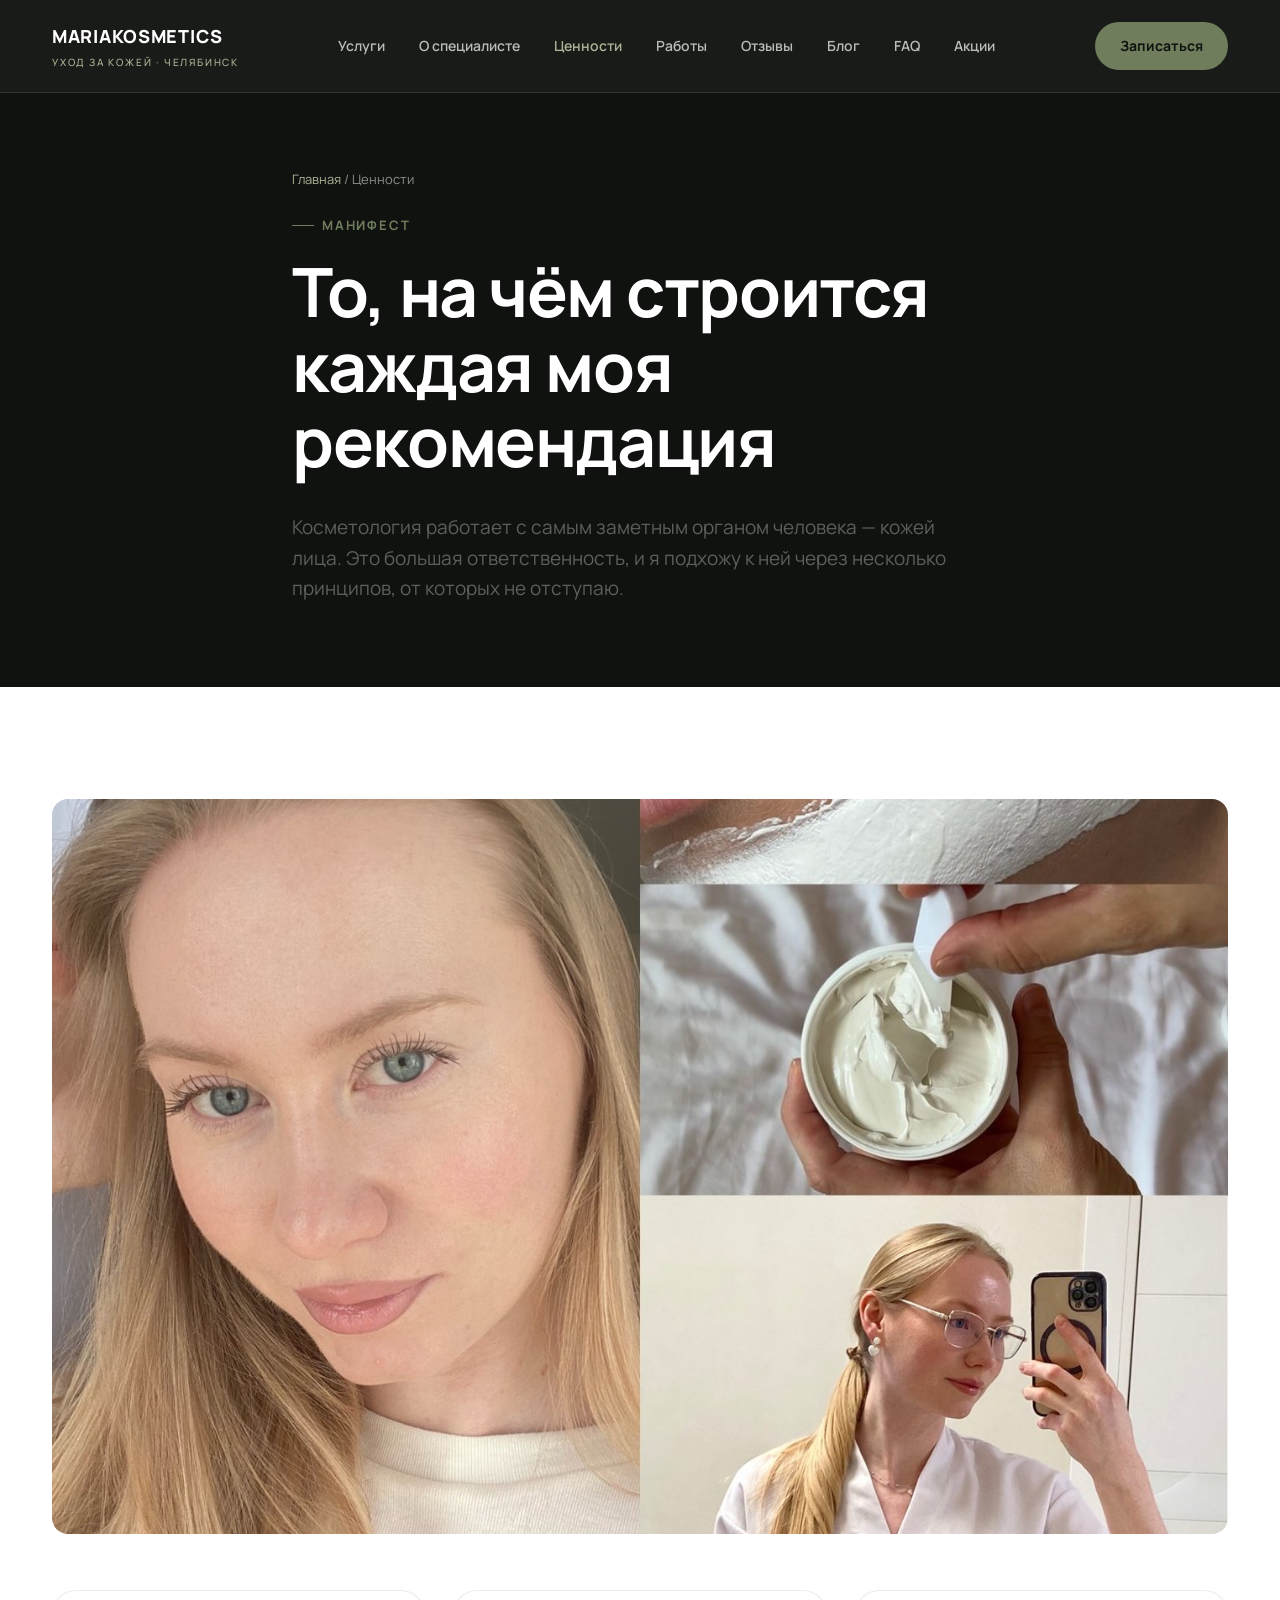
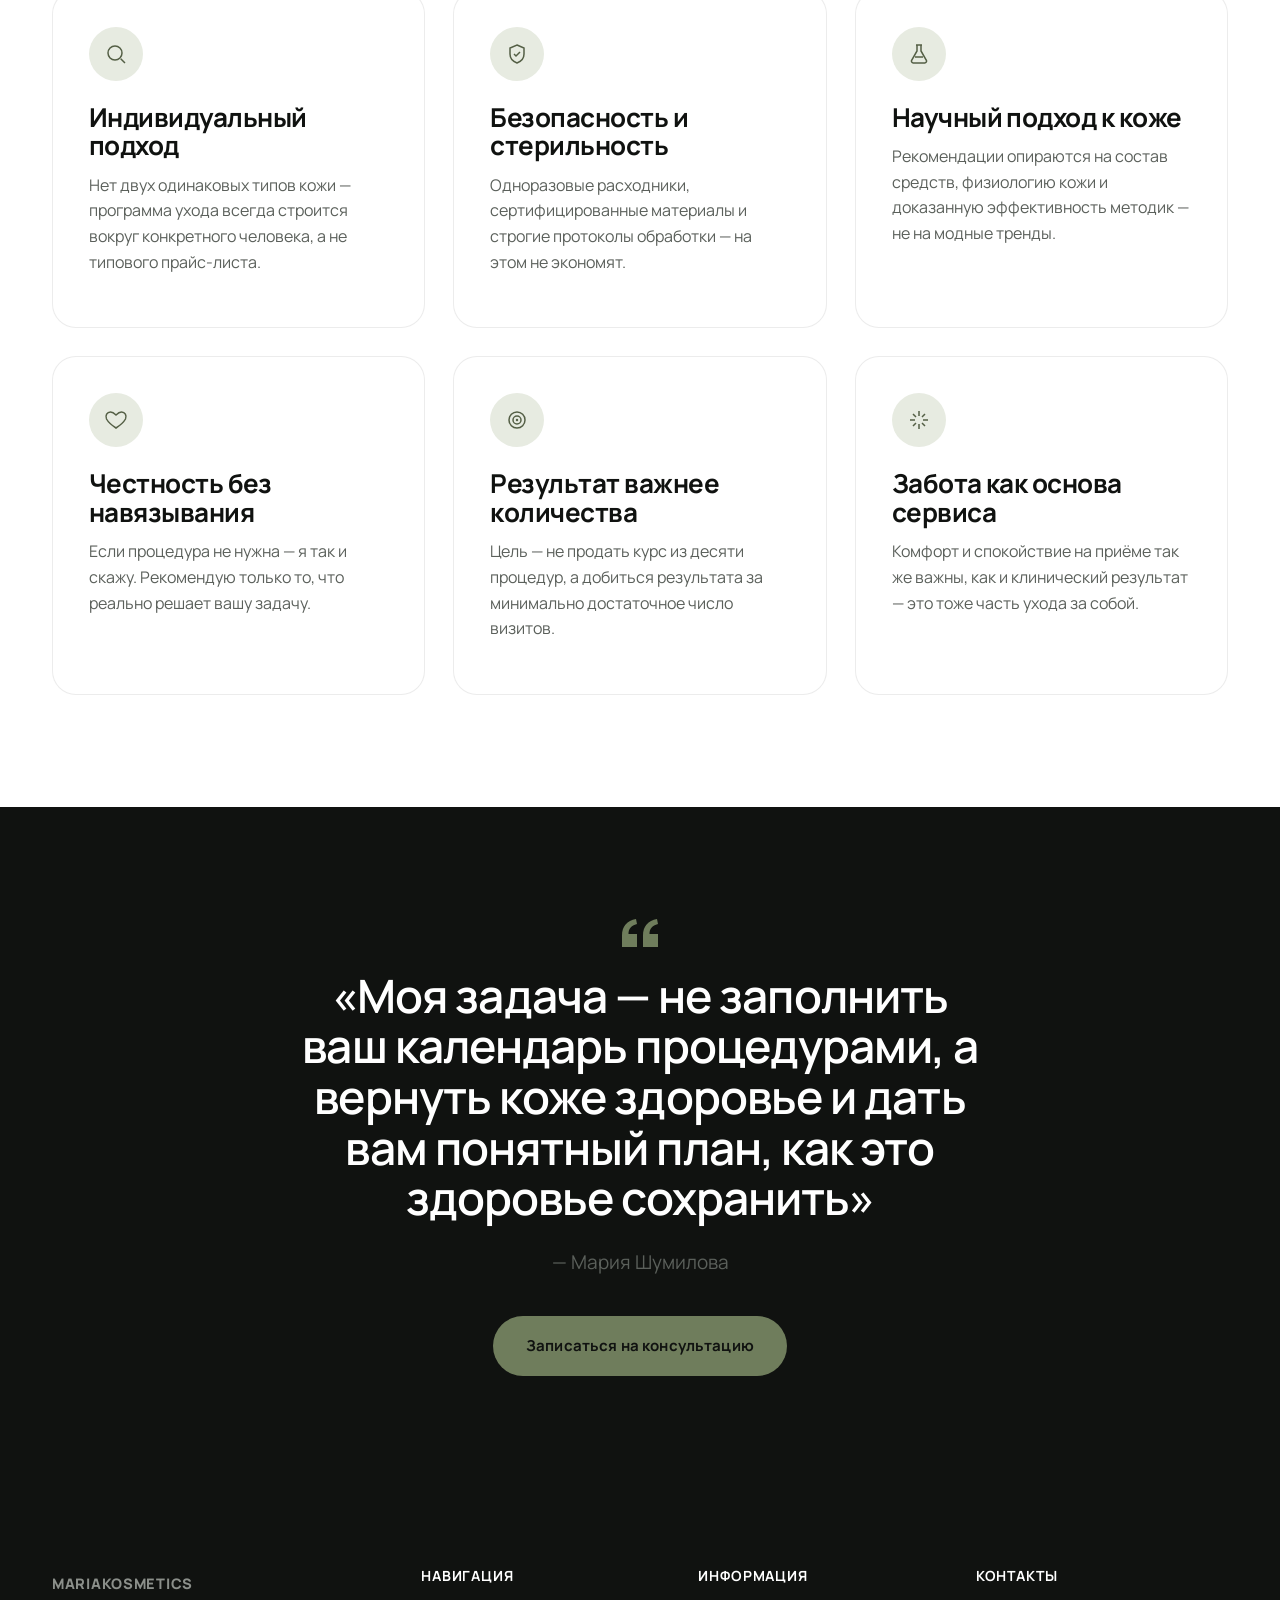
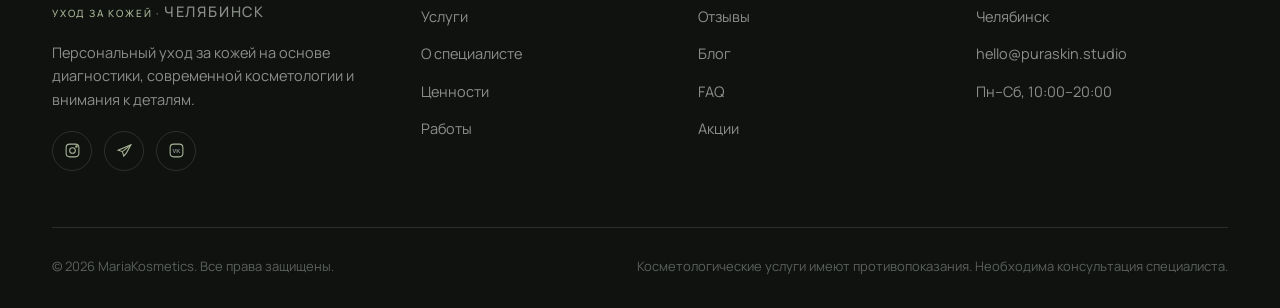
<file: values.html>
<!DOCTYPE html>
<html lang="ru">
<head>
<meta charset="UTF-8">
<meta name="viewport" content="width=device-width, initial-scale=1.0">
<title>Ценности — MariaKosmetics</title>
<meta name="description" content="Ключевые принципы работы: индивидуальный подход, безопасность и стерильность, научный подход к коже, честность без навязывания.">
<link rel="preconnect" href="https://fonts.googleapis.com">
<link href="https://fonts.googleapis.com/css2?family=Manrope:wght@400;500;600;700;800&display=swap" rel="stylesheet">
<link rel="stylesheet" href="css/style.css">
</head>
<body>

<header class="site-header">
  <div class="container">
    <a href="index.html" class="logo"><span data-cfg="studioName"></span><small>Уход за кожей · <span data-cfg="city"></span></small></a>
    <nav class="nav-desktop">
      <a href="services.html" data-nav="services.html">Услуги</a>
      <a href="about.html" data-nav="about.html">О специалисте</a>
      <a href="values.html" data-nav="values.html">Ценности</a>
      <a href="gallery.html" data-nav="gallery.html">Работы</a>
      <a href="reviews.html" data-nav="reviews.html">Отзывы</a>
      <a href="blog.html" data-nav="blog.html">Блог</a>
      <a href="faq.html" data-nav="faq.html">FAQ</a>
      <a href="promo.html" data-nav="promo.html">Акции</a>
    </nav>
    <div class="header-actions">
      <a href="booking.html" class="btn btn-primary">Записаться</a>
      <button class="burger" aria-label="Открыть меню"><span></span></button>
    </div>
  </div>
</header>

<div class="mobile-menu">
  <div class="mobile-menu-top">
    <a href="index.html" class="logo" style="color:#fff"><span data-cfg="studioName"></span></a>
    <button class="mobile-menu-close" aria-label="Закрыть меню">✕</button>
  </div>
  <nav>
    <a href="index.html" data-nav="index.html">Главная</a>
    <a href="services.html" data-nav="services.html">Услуги</a>
    <a href="about.html" data-nav="about.html">О специалисте</a>
    <a href="values.html" data-nav="values.html">Ценности</a>
    <a href="gallery.html" data-nav="gallery.html">Работы</a>
    <a href="reviews.html" data-nav="reviews.html">Отзывы</a>
    <a href="blog.html" data-nav="blog.html">Блог</a>
    <a href="faq.html" data-nav="faq.html">FAQ</a>
    <a href="promo.html" data-nav="promo.html">Акции</a>
  </nav>
  <a href="booking.html" class="btn btn-primary btn-block">Записаться на консультацию</a>
</div>

<section class="page-hero">
  <div class="container" style="max-width:760px;">
    <p class="breadcrumb"><a href="index.html">Главная</a> / Ценности</p>
    <p class="eyebrow">Манифест</p>
    <h1>То, на чём строится каждая моя рекомендация</h1>
    <p class="lead">Косметология работает с самым заметным органом человека — кожей лица. Это большая ответственность, и я подхожу к ней через несколько принципов, от которых не отступаю.</p>
  </div>
</section>

<main>
  <section>
    <div class="container">
      <div class="reveal hover-zoom" style="margin-bottom:56px;">
        <div class="ph wide light"><img src="images/values-photo.jpg" alt="Ценности студии MariaKosmetics" style="width:100%;height:100%;object-fit:cover;"></div>
      </div>
      <div class="grid grid-3">
        <div class="card reveal">
          <div class="icon-badge"><svg viewBox="0 0 24 24" fill="none" stroke="currentColor" stroke-width="1.5"><circle cx="11" cy="11" r="7"/><path d="M21 21l-4.3-4.3"/></svg></div>
          <h3>Индивидуальный подход</h3>
          <p>Нет двух одинаковых типов кожи — программа ухода всегда строится вокруг конкретного человека, а не типового прайс-листа.</p>
        </div>
        <div class="card reveal reveal-1">
          <div class="icon-badge"><svg viewBox="0 0 24 24" fill="none" stroke="currentColor" stroke-width="1.5"><path d="M12 3l7 3v6c0 5-3 7.5-7 9-4-1.5-7-4-7-9V6l7-3Z"/><path d="M9 12l2 2 4-4"/></svg></div>
          <h3>Безопасность и стерильность</h3>
          <p>Одноразовые расходники, сертифицированные материалы и строгие протоколы обработки — на этом не экономят.</p>
        </div>
        <div class="card reveal reveal-2">
          <div class="icon-badge"><svg viewBox="0 0 24 24" fill="none" stroke="currentColor" stroke-width="1.5"><path d="M9 3h6"/><path d="M10 3v6l-5.5 9.5A2 2 0 0 0 6.2 21h11.6a2 2 0 0 0 1.7-2.5L14 9V3"/><path d="M8 15h8"/></svg></div>
          <h3>Научный подход к коже</h3>
          <p>Рекомендации опираются на состав средств, физиологию кожи и доказанную эффективность методик — не на модные тренды.</p>
        </div>
        <div class="card reveal">
          <div class="icon-badge"><svg viewBox="0 0 24 24" fill="none" stroke="currentColor" stroke-width="1.5"><path d="M12 20s-7-4.5-9.5-9C1 7.5 3 4 6.5 4 9 4 11 6 12 7c1-1 3-3 5.5-3C21 4 23 7.5 21.5 11 19 15.5 12 20 12 20Z"/></svg></div>
          <h3>Честность без навязывания</h3>
          <p>Если процедура не нужна — я так и скажу. Рекомендую только то, что реально решает вашу задачу.</p>
        </div>
        <div class="card reveal reveal-1">
          <div class="icon-badge"><svg viewBox="0 0 24 24" fill="none" stroke="currentColor" stroke-width="1.5"><circle cx="12" cy="12" r="8"/><circle cx="12" cy="12" r="4"/><circle cx="12" cy="12" r=".5" fill="currentColor"/></svg></div>
          <h3>Результат важнее количества</h3>
          <p>Цель — не продать курс из десяти процедур, а добиться результата за минимально достаточное число визитов.</p>
        </div>
        <div class="card reveal reveal-2">
          <div class="icon-badge"><svg viewBox="0 0 24 24" fill="none" stroke="currentColor" stroke-width="1.5"><path d="M12 3v5M12 16v5M3 12h5M16 12h5M6 6l3 3M15 15l3 3M18 6l-3 3M9 15l-3 3"/></svg></div>
          <h3>Забота как основа сервиса</h3>
          <p>Комфорт и спокойствие на приёме так же важны, как и клинический результат — это тоже часть ухода за собой.</p>
        </div>
      </div>
    </div>
  </section>

  <section class="bg-black">
    <div class="container" style="max-width:760px; text-align:center;">
      <div class="reveal">
        <svg width="36" height="28" viewBox="0 0 36 28" fill="none" style="margin:0 auto 24px; display:block;"><path d="M0 28V16.5C0 7.5 5 1.5 14 0l1 5C9 6.5 6.5 10 6.5 15H15V28H0ZM21 28V16.5C21 7.5 26 1.5 35 0l1 5C30 6.5 27.5 10 27.5 15H36V28H21Z" fill="#6f7d5c"/></svg>
        <h2 style="font-weight:600;">«Моя задача — не заполнить ваш календарь процедурами, а вернуть коже здоровье и дать вам понятный план, как это здоровье сохранить»</h2>
        <p class="lead" style="margin-top:20px;">— <span data-cfg="masterName"></span></p>
        <a href="booking.html" class="btn btn-primary" style="margin-top:20px;">Записаться на консультацию</a>
      </div>
    </div>
  </section>
</main>

<footer class="site-footer">
  <div class="container">
    <div class="footer-grid">
      <div class="footer-col">
        <div class="logo" style="margin-bottom:18px;"><span data-cfg="studioName"></span><small>Уход за кожей · <span data-cfg="city"></span></small></div>
        <p>Персональный уход за кожей на основе диагностики, современной косметологии и внимания к деталям.</p>
        <div class="socials" style="margin-top:20px;">
          <a href="#" data-cfg-href="instagram" target="_blank" rel="noopener" aria-label="Instagram"><svg viewBox="0 0 24 24" fill="none" stroke="currentColor" stroke-width="1.5"><rect x="3" y="3" width="18" height="18" rx="5"/><circle cx="12" cy="12" r="4"/><circle cx="17.5" cy="6.5" r="1"/></svg></a>
          <a href="#" data-cfg-href="telegram" target="_blank" rel="noopener" aria-label="Telegram"><svg viewBox="0 0 24 24" fill="none" stroke="currentColor" stroke-width="1.5"><path d="M21 4 3 11.5l6 2 2 6.5 4-5 6-11Z"/><path d="M9 13.5 21 4"/></svg></a>
          <a href="#" data-cfg-href="vk" target="_blank" rel="noopener" aria-label="VK"><svg viewBox="0 0 24 24" fill="none" stroke="currentColor" stroke-width="1.5"><rect x="3" y="3" width="18" height="18" rx="5"/><text x="12" y="15.5" font-size="8" font-weight="700" font-family="sans-serif" text-anchor="middle" fill="currentColor" stroke="none">VK</text></svg></a>
        </div>
      </div>
      <div class="footer-col">
        <h4>Навигация</h4>
        <ul>
          <li><a href="services.html">Услуги</a></li>
          <li><a href="about.html">О специалисте</a></li>
          <li><a href="values.html">Ценности</a></li>
          <li><a href="gallery.html">Работы</a></li>
        </ul>
      </div>
      <div class="footer-col">
        <h4>Информация</h4>
        <ul>
          <li><a href="reviews.html">Отзывы</a></li>
          <li><a href="blog.html">Блог</a></li>
          <li><a href="faq.html">FAQ</a></li>
          <li><a href="promo.html">Акции</a></li>
        </ul>
      </div>
      <div class="footer-col">
        <h4>Контакты</h4>
        <ul>
          <li><span data-cfg="city"></span></li>
          <li><a href="#" data-cfg-href="email" data-cfg="email"></a></li>
          <li><span data-cfg="workHours"></span></li>
        </ul>
      </div>
    </div>
    <div class="footer-bottom">
      <span>© <span data-cfg="year"></span> <span data-cfg="studioName"></span>. Все права защищены.</span>
      <span>Косметологические услуги имеют противопоказания. Необходима консультация специалиста.</span>
    </div>
  </div>
</footer>

<script src="js/main.js"></script>
</body>
</html>
</file>
<file: css/style.css>
/* =========================================================
   PURA SKIN STUDIO — единая дизайн-система
   Чёрно-графитовый + благородный шалфейно-зелёный + белый
   ========================================================= */

:root{
  --c-black: #101210;
  --c-black-2: #181b18;
  --c-black-soft: #20241f;
  --c-green: #6f7d5c;
  --c-green-dark: #545f45;
  --c-green-light: #a9b596;
  --c-green-pale: #e7ebe1;
  --c-white: #ffffff;
  --c-gray: #8b8f8a;
  --c-gray-dark: #5b605b;
  --c-gray-light: #f4f4f2;
  --c-border-dark: rgba(169, 181, 150, .18);
  --c-border-light: rgba(16, 18, 16, .08);

  --font-main: 'Manrope', -apple-system, BlinkMacSystemFont, 'Segoe UI', sans-serif;

  --container: 1240px;
  --radius-lg: 24px;
  --radius-md: 16px;
  --radius-sm: 10px;

  --section-pad: 112px;
  --section-pad-mobile: 64px;

  --ease: cubic-bezier(.22,.61,.36,1);
}

*, *::before, *::after{ box-sizing: border-box; }
html{ scroll-behavior: smooth; overflow-x: hidden; }
body{
  margin:0;
  font-family: var(--font-main);
  background: var(--c-white);
  color: var(--c-black);
  line-height: 1.6;
  -webkit-font-smoothing: antialiased;
  position: relative;
}
img{ max-width:100%; display:block; }
a{ color: inherit; text-decoration: none; }
ul{ margin:0; padding:0; list-style:none; }
button{ font-family: inherit; cursor:pointer; }
input, select, textarea{ font-family: inherit; }

.container{
  width:100%;
  max-width: var(--container);
  margin: 0 auto;
  padding: 0 32px;
}

section{ padding: var(--section-pad) 0; }

@media (max-width: 768px){
  section{ padding: var(--section-pad-mobile) 0; }
  .container{ padding: 0 20px; }
}

/* ---------- Типографика ---------- */
h1,h2,h3,h4{
  margin: 0 0 .5em;
  font-weight: 700;
  letter-spacing: -0.02em;
  line-height: 1.1;
  overflow-wrap: break-word;
  word-break: break-word;
  hyphens: auto;
}
h1{ font-size: clamp(36px, 6vw, 68px); }
h2{ font-size: clamp(28px, 4.2vw, 46px); }
h3{ font-size: clamp(20px, 2.6vw, 26px); }
p{ margin: 0 0 1em; color: var(--c-gray-dark); overflow-wrap: break-word; word-break: break-word; }
.on-dark p{ color: var(--c-green-light); }

.eyebrow{
  display:inline-flex;
  align-items:center;
  gap:8px;
  font-size: 13px;
  font-weight: 700;
  letter-spacing: .14em;
  text-transform: uppercase;
  color: var(--c-green);
  margin-bottom: 18px;
}
.eyebrow::before{
  content:"";
  width:22px; height:1px;
  background: var(--c-green);
  display:inline-block;
}

.section-head{ max-width: 640px; margin-bottom: 56px; }
.section-head.center{ margin-left:auto; margin-right:auto; text-align:center; }
.lead{ font-size: 19px; color: var(--c-gray-dark); }
.on-dark .lead{ color: var(--c-green-light); }

/* ---------- Кнопки ---------- */
.btn{
  display:inline-flex;
  align-items:center;
  justify-content:center;
  gap:10px;
  padding: 17px 32px;
  border-radius: 100px;
  font-size: 15px;
  font-weight: 700;
  letter-spacing: .01em;
  border: 1px solid transparent;
  transition: transform .35s var(--ease), background-color .3s, box-shadow .3s, color .3s, border-color .3s;
  white-space: nowrap;
}
.btn-primary{
  background: var(--c-green);
  color: var(--c-black);
}
.btn-primary:hover{
  background: var(--c-green-light);
  transform: translateY(-3px);
  box-shadow: 0 14px 30px -12px rgba(111,125,92,.55);
}
.btn-outline-dark{
  border-color: rgba(255,255,255,.35);
  color: var(--c-white);
  background: transparent;
}
.btn-outline-dark:hover{
  border-color: var(--c-green-light);
  color: var(--c-green-light);
  transform: translateY(-3px);
}
.btn-outline-light{
  border-color: var(--c-black);
  color: var(--c-black);
  background: transparent;
}
.btn-outline-light:hover{
  background: var(--c-black);
  color: var(--c-white);
  transform: translateY(-3px);
}
.btn-block{ width:100%; }
.btn-sm{ padding: 12px 22px; font-size: 14px; }

/* ---------- Header ---------- */
.site-header{
  position: sticky;
  top: 0;
  z-index: 500;
  background: var(--c-black-2);
  border-bottom: 1px solid var(--c-border-dark);
  transition: padding .35s var(--ease);
}
.site-header .container{
  display:flex;
  align-items:center;
  justify-content:space-between;
  padding-top: 22px;
  padding-bottom: 22px;
  transition: padding .35s var(--ease);
}
.site-header.shrink .container{
  padding-top: 12px;
  padding-bottom: 12px;
}
.logo{
  font-size: 18px;
  font-weight: 800;
  letter-spacing: .04em;
  color: var(--c-white);
  text-transform: uppercase;
}
.logo small{
  display:block;
  font-size: 10px;
  font-weight: 500;
  letter-spacing: .18em;
  color: var(--c-green-light);
  text-transform: uppercase;
  margin-top: 3px;
}
.nav-desktop{
  display:flex;
  align-items:center;
  gap: 34px;
}
.nav-desktop a{
  font-size: 14px;
  font-weight: 600;
  color: var(--c-green-pale);
  opacity: .78;
  position: relative;
  padding: 4px 0;
  transition: opacity .25s;
}
.nav-desktop a:hover{ opacity: 1; }
.nav-desktop a.active{ opacity: 1; color: var(--c-green-light); }
.header-actions{ display:flex; align-items:center; gap:18px; }
.header-actions .btn{ padding: 12px 24px; font-size: 14px; }

.burger{
  display:none;
  width: 42px; height: 42px;
  border-radius: 50%;
  border: 1px solid var(--c-border-dark);
  background: transparent;
  position: relative;
  flex-shrink:0;
}
.burger span, .burger span::before, .burger span::after{
  content:"";
  position:absolute;
  left: 11px; right:11px;
  height:1.5px;
  background: var(--c-white);
  transition: transform .3s var(--ease), opacity .3s;
}
.burger span{ top: 20px; }
.burger span::before{ top:-6px; }
.burger span::after{ top:6px; }
.burger.is-active span{ background: transparent; }
.burger.is-active span::before{ transform: translateY(6px) rotate(45deg); }
.burger.is-active span::after{ transform: translateY(-6px) rotate(-45deg); }

.mobile-menu{
  position: fixed;
  inset:0;
  background: var(--c-black);
  z-index: 600;
  display:flex;
  flex-direction:column;
  padding: 28px 28px 40px;
  transform: translateY(-100%);
  visibility: hidden;
  pointer-events: none;
  transition: transform .45s var(--ease), visibility 0s linear .45s;
}
.mobile-menu.is-open{
  transform: translateY(0);
  visibility: visible;
  pointer-events: auto;
  transition: transform .45s var(--ease), visibility 0s linear 0s;
}
.mobile-menu-top{ display:flex; justify-content:space-between; align-items:center; margin-bottom:40px; }
.mobile-menu-close{
  width:42px; height:42px; border-radius:50%;
  border:1px solid var(--c-border-dark);
  background:transparent; color:#fff; font-size:18px;
}
.mobile-menu nav{ display:flex; flex-direction:column; gap:6px; margin-top: 10px; }
.mobile-menu nav a{
  font-size: 28px;
  font-weight: 700;
  color: var(--c-white);
  padding: 14px 0;
  border-bottom: 1px solid var(--c-border-dark);
}
.mobile-menu .btn{ margin-top: 32px; }

@media (max-width: 960px){
  .nav-desktop, .header-actions .btn-outline-dark{ display:none; }
  .burger{ display:block; }
}

/* ---------- Фото-плейсхолдеры ---------- */
.ph{
  position: relative;
  border-radius: var(--radius-md);
  overflow:hidden;
  background:
    repeating-linear-gradient(135deg, rgba(255,255,255,.05) 0 2px, transparent 2px 26px),
    linear-gradient(135deg, var(--c-black) 0%, var(--c-black-soft) 45%, var(--c-green-dark) 100%);
  min-height: 220px;
  display:flex;
  align-items:flex-end;
  isolation: isolate;
}
.ph::after{
  content:"";
  position:absolute; inset:0;
  background: radial-gradient(circle at 30% 20%, rgba(169,181,150,.25), transparent 55%);
}
.ph-label{
  position:relative;
  z-index:2;
  margin: 0;
  padding: 16px 20px;
  font-size: 11px;
  font-weight: 700;
  letter-spacing: .12em;
  text-transform: uppercase;
  color: var(--c-green-light);
  background: linear-gradient(0deg, rgba(0,0,0,.55), transparent);
  width:100%;
}
.ph.light{
  background:
    repeating-linear-gradient(135deg, rgba(16,18,16,.04) 0 2px, transparent 2px 26px),
    linear-gradient(135deg, var(--c-gray-light) 0%, #e9ece4 100%);
}
.ph.light .ph-label{ color: var(--c-gray-dark); background: linear-gradient(0deg, rgba(255,255,255,.7), transparent); }
.ph.square{ aspect-ratio: 1/1; }
.ph.portrait{ aspect-ratio: 3/4; }
.ph.wide{ aspect-ratio: 16/10; }
.ph.tall{ aspect-ratio: 4/5; }
.hover-zoom{ overflow:hidden; }
.hover-zoom .ph{ transition: transform .6s var(--ease); }
.hover-zoom:hover .ph{ transform: scale(1.045); }

/* ---------- Карточки ---------- */
.card{
  background: var(--c-white);
  border: 1px solid var(--c-border-light);
  border-radius: var(--radius-lg);
  padding: 36px;
  transition: transform .4s var(--ease), box-shadow .4s var(--ease);
}
.card:hover{ transform: translateY(-6px); box-shadow: 0 30px 60px -30px rgba(16,18,16,.25); }
.card-dark{
  background: var(--c-black-2);
  border: 1px solid var(--c-border-dark);
  color: var(--c-white);
}
.card-dark p{ color: var(--c-green-light); }

.icon-badge{
  width: 54px; height:54px;
  border-radius: 50%;
  background: var(--c-green-pale);
  display:flex; align-items:center; justify-content:center;
  margin-bottom: 22px;
}
.card-dark .icon-badge{ background: rgba(169,181,150,.14); }
.icon-badge svg{ width:24px; height:24px; stroke: var(--c-green-dark); }
.card-dark .icon-badge svg{ stroke: var(--c-green-light); }

/* ---------- Секции с фоном ---------- */
.bg-black{ background: var(--c-black); color: var(--c-white); }
.bg-black h2, .bg-black h3{ color: var(--c-white); }
.bg-pale{ background: var(--c-gray-light); }

/* ---------- Grid helpers ---------- */
.grid{ display:grid; gap: 28px; }
.grid-2{ grid-template-columns: repeat(2, 1fr); }
.grid-3{ grid-template-columns: repeat(3, 1fr); }
.grid-4{ grid-template-columns: repeat(4, 1fr); }
@media (max-width: 960px){
  .grid-4{ grid-template-columns: repeat(2, 1fr); }
  .grid-3{ grid-template-columns: repeat(2, 1fr); }
}
@media (max-width: 640px){
  .grid-2, .grid-3, .grid-4{ grid-template-columns: 1fr; }
}

.flex-between{ display:flex; align-items:center; justify-content:space-between; gap: 24px; }
.flex-center{ display:flex; align-items:center; gap: 12px; }

/* ---------- Reveal on scroll ---------- */
.reveal{
  opacity: 0;
  transform: translateY(28px);
  transition: opacity .8s var(--ease), transform .8s var(--ease);
}
.reveal.is-visible{ opacity: 1; transform: translateY(0); }
.reveal-1{ transition-delay: .05s; }
.reveal-2{ transition-delay: .15s; }
.reveal-3{ transition-delay: .25s; }
.reveal-4{ transition-delay: .35s; }

/* ---------- Hero ---------- */
.hero{
  position:relative;
  padding-top: 120px;
  padding-bottom: 100px;
  overflow:hidden;
}
.hero::before{
  content:"";
  position:absolute; inset:0;
  background: radial-gradient(ellipse at 75% 0%, rgba(111,125,92,.28), transparent 55%);
  pointer-events:none;
}
.hero-grid{
  display:grid;
  grid-template-columns: 1.05fr .95fr;
  gap: 64px;
  align-items:center;
  position: relative;
  z-index:2;
}
.hero-badges{ display:flex; gap: 28px; margin-top: 46px; flex-wrap:wrap; }
.hero-badge{ display:flex; flex-direction:column; }
.hero-badge b{ font-size: 26px; color: var(--c-green-light); }
.hero-badge span{ font-size: 13px; color: var(--c-gray); }
@media (max-width: 960px){
  .hero-grid{ grid-template-columns: 1fr; }
  .hero{ padding-top: 60px; }
}

.split-grid{ display:grid; grid-template-columns: .9fr 1.1fr; gap:64px; align-items:center; }
@media (max-width: 900px){
  .split-grid{ grid-template-columns: 1fr; gap: 32px; }
}

/* ---------- Stat pill ---------- */
.pill{
  display:inline-flex; align-items:center; gap:8px;
  padding: 8px 16px;
  border-radius: 100px;
  background: rgba(169,181,150,.12);
  border: 1px solid var(--c-border-dark);
  font-size: 13px; font-weight:600;
  color: var(--c-green-light);
}

/* ---------- Footer ---------- */
.site-footer{ background: var(--c-black); color: var(--c-green-pale); padding: 80px 0 32px; }
.footer-grid{
  display:grid;
  grid-template-columns: 1.4fr 1fr 1fr 1.1fr;
  gap: 48px;
  padding-bottom: 56px;
  border-bottom: 1px solid var(--c-border-dark);
}
.footer-col h4{ color: var(--c-white); font-size: 14px; letter-spacing:.06em; text-transform:uppercase; margin-bottom: 20px; }
.footer-col ul li{ margin-bottom: 12px; }
.footer-col a, .footer-col span, .footer-col p{ color: var(--c-gray); font-size: 14.5px; }
.footer-col a:hover{ color: var(--c-green-light); }
.footer-bottom{ display:flex; justify-content:space-between; align-items:center; padding-top: 28px; flex-wrap:wrap; gap:16px; }
.footer-bottom span{ font-size: 13px; color: var(--c-gray-dark); }
.socials{ display:flex; gap:12px; }
.socials a{
  width: 40px; height:40px; border-radius:50%;
  border:1px solid var(--c-border-dark);
  display:flex; align-items:center; justify-content:center;
  transition: border-color .3s, transform .3s;
}
.socials a:hover{ border-color: var(--c-green-light); transform: translateY(-3px); }
.socials svg{ width:17px; height:17px; stroke: var(--c-green-light); }
@media (max-width: 900px){ .footer-grid{ grid-template-columns: 1fr 1fr; } }
@media (max-width: 560px){ .footer-grid{ grid-template-columns: 1fr; } }

/* ---------- Page hero (внутренние страницы) ---------- */
.page-hero{ background: var(--c-black); color: var(--c-white); padding: 76px 0 64px; }
.breadcrumb{ font-size: 13px; color: var(--c-gray); margin-bottom: 18px; }
.breadcrumb a{ color: var(--c-green-light); }

/* ---------- Anchors offset (sticky header) ---------- */
[id]{ scroll-margin-top: 110px; }

/* ---------- Service card ---------- */
.service-block{
  display:grid;
  grid-template-columns: .8fr 1.2fr;
  gap: 48px;
  padding: 56px 0;
  border-bottom: 1px solid var(--c-border-light);
  align-items:start;
}
.service-block:last-child{ border-bottom:none; }
.service-meta{ display:flex; gap: 22px; margin: 18px 0 14px; flex-wrap:wrap; }
.service-meta div span{ display:block; font-size:12px; color:var(--c-gray); text-transform:uppercase; letter-spacing:.06em; }
.service-meta div b{ font-size:17px; }
.contra{
  font-size: 13.5px;
  font-style: italic;
  color: var(--c-gray);
  border-left: 2px solid var(--c-green);
  padding-left: 14px;
  margin: 16px 0 22px;
}
@media (max-width: 800px){
  .service-block{ grid-template-columns: 1fr; }
}

.services-subnav{
  position: sticky; top: 90px;
  background: var(--c-white);
  z-index: 50;
  border-bottom: 1px solid var(--c-border-light);
  overflow-x:auto;
}
.services-subnav .container{ display:flex; gap: 28px; padding-top:18px; padding-bottom:18px; white-space:nowrap; }
.services-subnav a{ font-size: 13.5px; font-weight:700; color: var(--c-gray-dark); }
.services-subnav a:hover{ color: var(--c-green-dark); }

/* ---------- CTA band ---------- */
.cta-band{
  background: linear-gradient(120deg, var(--c-black), var(--c-black-soft) 60%, var(--c-green-dark));
  color: var(--c-white);
  border-radius: var(--radius-lg);
  padding: 72px 56px;
  text-align:center;
}
.cta-band .lead{ max-width: 560px; margin: 0 auto 34px; }
@media (max-width: 640px){ .cta-band{ padding: 48px 24px; } }

/* ---------- Before/After ---------- */
.ba-pair{ display:grid; grid-template-columns: 1fr 1fr; gap:2px; border-radius: var(--radius-md); overflow:hidden; }
.ba-pair .ph{ border-radius:0; min-height: 180px; }
.ba-tag{ position:absolute; top:12px; left:12px; z-index:3; font-size:10px; font-weight:800; letter-spacing:.1em; padding:5px 10px; border-radius:100px; background: rgba(16,18,16,.65); color:#fff; }
.ba-card .caption{ padding: 22px 4px 4px; }
.ba-card .caption h3{ font-size:17px; margin-bottom:8px; }
.tag-row{ display:flex; gap:8px; flex-wrap:wrap; margin-top:12px; }
.tag-chip{ font-size:11.5px; font-weight:700; text-transform:uppercase; letter-spacing:.04em; padding: 5px 12px; border-radius: 100px; background: var(--c-green-pale); color: var(--c-green-dark); }

/* ---------- Filters ---------- */
.filter-group{ margin-bottom: 14px; }
.filter-label{ font-size:12px; text-transform:uppercase; letter-spacing:.1em; color:var(--c-gray); margin-bottom:12px; display:block; font-weight:700; }
.filter-row{ display:flex; gap:10px; flex-wrap:wrap; }
.filter-btn{
  border: 1px solid var(--c-border-light);
  background: var(--c-white);
  padding: 10px 20px;
  border-radius: 100px;
  font-size: 13.5px;
  font-weight:600;
  transition: all .25s;
}
.filter-btn:hover{ border-color: var(--c-green); }
.filter-btn.active{ background: var(--c-black); color:var(--c-white); border-color: var(--c-black); }

.checkbox-row{ display:flex; gap:10px; flex-wrap:wrap; }
.checkbox-chip{
  display:inline-flex; align-items:center;
  border: 1px solid var(--c-border-light);
  background: var(--c-white);
  padding: 10px 20px;
  border-radius: 100px;
  font-size: 13.5px;
  font-weight:600;
  cursor:pointer;
  transition: all .25s;
}
.checkbox-chip input{ position:absolute; opacity:0; width:0; height:0; }
.checkbox-chip:hover{ border-color: var(--c-green); }
.checkbox-chip:has(input:checked){ background: var(--c-black); color:var(--c-white); border-color: var(--c-black); }

/* ---------- Reviews ---------- */
.stars{ color: var(--c-green); font-size:15px; letter-spacing:2px; }
.review-head{ display:flex; align-items:center; gap:14px; margin-bottom:18px; }
.avatar{
  width:56px; height:56px; border-radius:50%;
  background: linear-gradient(135deg, var(--c-green-dark), var(--c-black));
  display:flex; align-items:center; justify-content:center;
  color:#fff; font-weight:700; font-size:17px;
  flex-shrink:0;
}
.review-name{ font-weight:700; font-size:15.5px; }
.review-sub{ font-size:12.5px; color:var(--c-gray); }
.video-ph{
  position:relative; border-radius: var(--radius-md); overflow:hidden;
  aspect-ratio:16/10;
  background: linear-gradient(135deg, var(--c-black), var(--c-green-dark));
  display:flex; align-items:center; justify-content:center;
}
.video-ph .play{
  width:64px; height:64px; border-radius:50%;
  background: rgba(255,255,255,.15);
  border: 1.5px solid rgba(255,255,255,.5);
  display:flex; align-items:center; justify-content:center;
  transition: transform .3s;
}
.video-ph:hover .play{ transform: scale(1.1); }
.video-ph .play svg{ width:20px; height:20px; fill:#fff; margin-left:3px; }
.video-ph .cap{ position:absolute; bottom:16px; left:16px; font-size:12px; letter-spacing:.08em; text-transform:uppercase; color:#fff; font-weight:700; }

/* ---------- FAQ Accordion ---------- */
.accordion-item{ border-bottom: 1px solid var(--c-border-light); }
.accordion-q{
  display:flex; align-items:center; justify-content:space-between;
  gap: 20px;
  padding: 26px 4px;
  width:100%;
  background:none; border:none; text-align:left;
  font-size: 18px; font-weight:700;
  color: var(--c-green-dark);
}
.accordion-q .plus{
  width:28px; height:28px; border-radius:50%;
  border:1px solid var(--c-border-light);
  position:relative; flex-shrink:0;
  transition: transform .35s var(--ease), background .3s;
}
.accordion-q .plus::before, .accordion-q .plus::after{
  content:""; position:absolute; background: var(--c-black);
  top:50%; left:50%; transform:translate(-50%,-50%);
}
.accordion-q .plus::before{ width:11px; height:1.5px; }
.accordion-q .plus::after{ width:1.5px; height:11px; transition: opacity .25s; }
.accordion-item.is-open .plus{ background: var(--c-black); transform: rotate(180deg); }
.accordion-item.is-open .plus::before, .accordion-item.is-open .plus::after{ background:#fff; }
.accordion-item.is-open .plus::after{ opacity:0; }
.accordion-a{
  max-height:0;
  overflow:hidden;
  transition: max-height .4s var(--ease), padding .4s var(--ease);
}
.accordion-a p{ padding: 0 4px 26px; max-width: 720px; }
.accordion-item.is-open .accordion-a{ max-height: 400px; }

/* ---------- Booking steps ---------- */
.steps-row{ display:flex; gap: 10px; margin-bottom: 48px; }
.step-dot{ flex:1; height:4px; border-radius:4px; background: var(--c-border-light); }
.step-dot.active{ background: var(--c-green); }
.option-card{
  border: 1.5px solid var(--c-border-light);
  border-radius: var(--radius-md);
  padding: 22px;
  cursor:pointer;
  transition: border-color .25s, background .25s;
}
.option-card:hover{ border-color: var(--c-green-light); }
.option-card.selected{ border-color: var(--c-green); background: var(--c-green-pale); }
.slot-btn{
  border:1.5px solid var(--c-border-light);
  border-radius:100px;
  padding: 10px 18px;
  font-size:14px; font-weight:600;
}
.slot-btn.selected{ background: var(--c-black); color:#fff; border-color:var(--c-black); }
.field{ margin-bottom: 20px; }
.field label{ display:block; font-size:13px; font-weight:700; margin-bottom:8px; text-transform:uppercase; letter-spacing:.05em; color:var(--c-gray-dark); }
.field input, .field select{
  width:100%;
  padding: 15px 18px;
  border: 1.5px solid var(--c-border-light);
  border-radius: var(--radius-sm);
  font-size:15px;
  background: var(--c-gray-light);
  transition: border-color .25s;
}
.field input:focus, .field select:focus{ outline:none; border-color: var(--c-green); }
.confirm-panel{ text-align:center; padding: 60px 20px; }
.confirm-icon{
  width:84px; height:84px; border-radius:50%;
  background: var(--c-green-pale);
  display:flex; align-items:center; justify-content:center;
  margin: 0 auto 28px;
}
.confirm-icon svg{ width:36px; height:36px; stroke: var(--c-green-dark); }
.notice-box{
  background: var(--c-gray-light);
  border-left: 3px solid var(--c-green);
  border-radius: var(--radius-sm);
  padding: 16px 20px;
  font-size: 13.5px;
  color: var(--c-gray-dark);
  margin-top: 28px;
}

/* ---------- Blog ---------- */
.blog-card{
  display:block;
  background: var(--c-white);
  border: 1px solid var(--c-border-light);
  border-radius: var(--radius-lg);
  padding: 20px;
  transition: transform .4s var(--ease), box-shadow .4s var(--ease);
}
.blog-card:hover{ transform: translateY(-6px); box-shadow: 0 30px 60px -30px rgba(16,18,16,.25); }
.blog-card h3{ padding: 0 4px; }
.blog-card p{ padding: 0 4px; }
.blog-card .meta{ display:flex; gap:14px; font-size:12.5px; color:var(--c-gray); margin: 16px 0 10px; text-transform:uppercase; letter-spacing:.05em; padding: 0 4px; }
.article-body h2{ margin-top: 1.2em; }
.article-body p{ color: var(--c-gray-dark); font-size:17px; }
.article-body ul{ margin: 0 0 1.2em; padding-left: 20px; list-style: disc; }
.article-body li{ margin-bottom:.5em; color:var(--c-gray-dark); font-size:17px; }

/* ---------- Timeline (about) ---------- */
.timeline-item{ display:grid; grid-template-columns: 90px 1fr; gap: 24px; padding: 22px 0; border-bottom:1px solid var(--c-border-light); }
.timeline-item b{ color: var(--c-green-dark); font-size:15px; }

/* ---------- Promo ---------- */
.promo-card{ position:relative; }
.promo-badge{ display:inline-block; margin-bottom:16px; background: var(--c-green); color:var(--c-black); font-size:11px; font-weight:800; letter-spacing:.06em; text-transform:uppercase; padding:7px 14px; border-radius:100px; }
.promo-price{ font-size: 34px; font-weight:800; margin: 14px 0; }
.promo-old{ text-decoration: line-through; color: var(--c-gray); font-size:18px; margin-left:10px; font-weight:500; }
.promo-expiry{ font-size:12.5px; color:var(--c-gray); margin-top:18px; }

/* ---------- utils ---------- */
.mt-0{margin-top:0} .mb-0{margin-bottom:0}
.text-center{text-align:center}
.muted{ color: var(--c-gray); }
</file>
